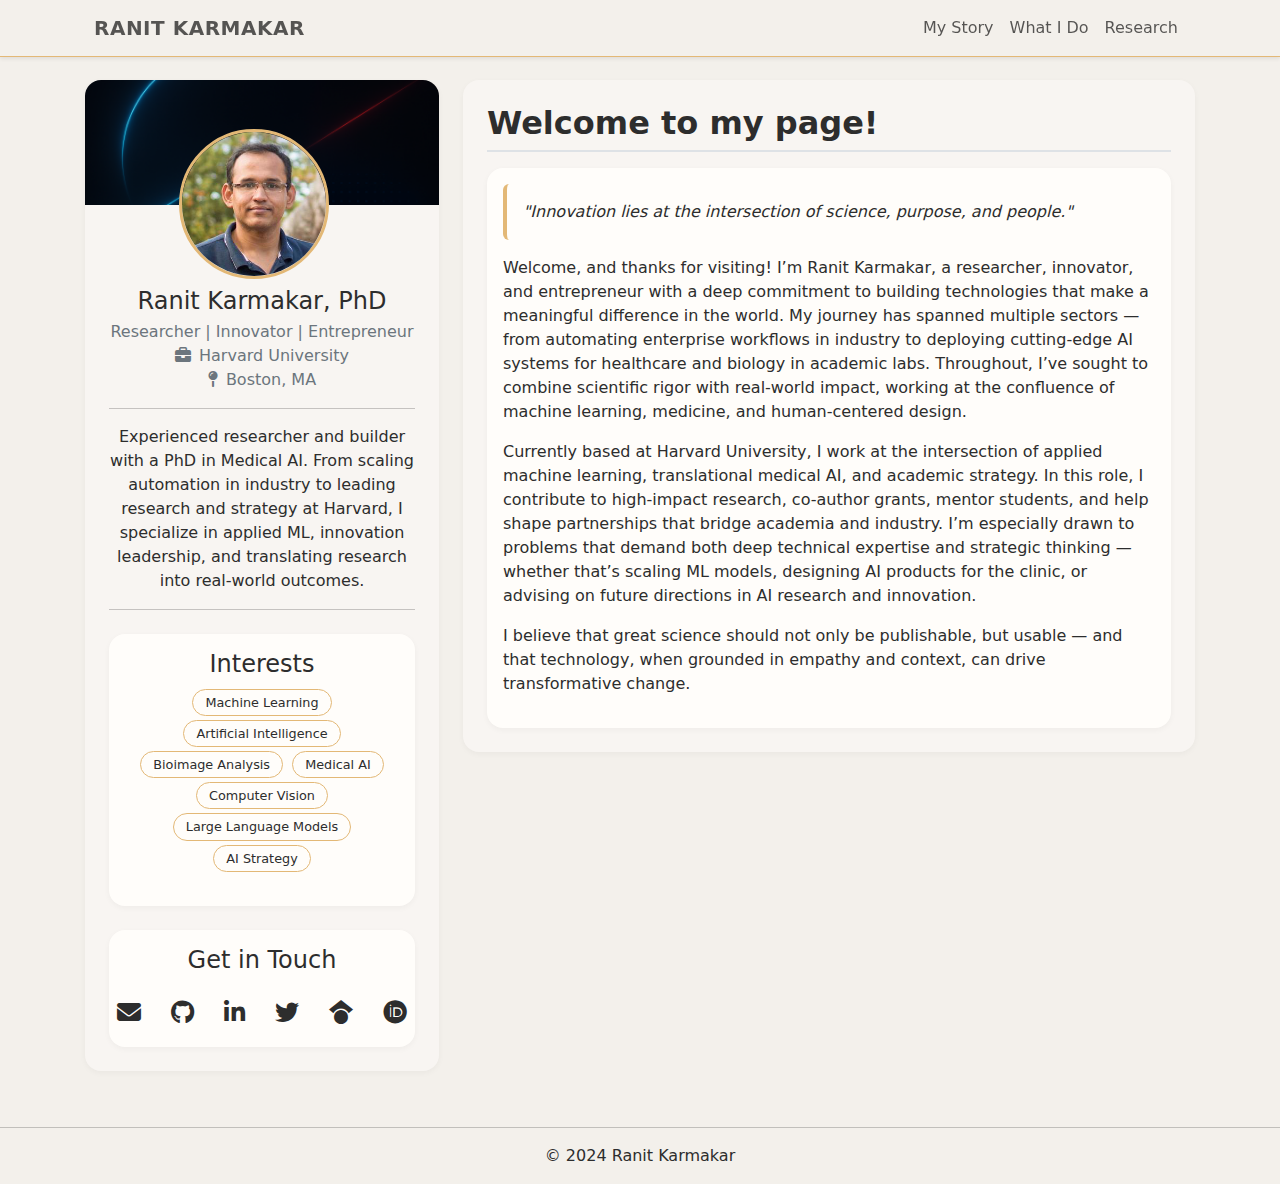
<file: index.html>
<!DOCTYPE html>
<html lang="en">
  <head>
    <meta charset="UTF-8" />
    <title>Ranit Karmakar | Portfolio</title>

    <!-- Bootstrap 5 CSS -->
    <link rel="stylesheet" href="https://cdn.jsdelivr.net/npm/bootstrap@5.3.0/dist/css/bootstrap.min.css" />
    <link rel="stylesheet" href="assets/css/style.css" />
    <link rel="stylesheet" href="https://cdnjs.cloudflare.com/ajax/libs/font-awesome/6.7.2/css/all.min.css" />

    <!-- Font -->
    <link href="https://fonts.googleapis.com/css2?family=Inter:wght@400;600&display=swap" rel="stylesheet">
  </head>

  <body class="background-level-1">
    <!-- NAVBAR -->
    <nav class="navbar navbar-expand-lg fixed-top border-bottom">
      <div class="container px-4">
        <a class="navbar-brand" href="index.html">Ranit Karmakar</a>
        <button
          class="navbar-toggler"
          type="button"
          data-bs-toggle="collapse"
          data-bs-target="#navbarNav"
          aria-controls="navbarNav"
          aria-expanded="false"
          aria-label="Toggle navigation"
        >
          <span class="navbar-toggler-icon"></span>
        </button>
    
        <div class="collapse navbar-collapse justify-content-end" id="navbarNav">
          <ul class="navbar-nav">
            <!-- <li class="nav-item"><a class="nav-link text-muted" href="index.html">Home</a></li> -->
            <li class="nav-item"><a class="nav-link" href="about.html">My Story</a></li>
            <li class="nav-item"><a class="nav-link" href="what-i-do.html">What I Do</a></li>
            <li class="nav-item"><a class="nav-link" href="research.html">Research</a></li>
            <!-- <li class="nav-item"><a class="nav-link" href="projects.html">Projects</a></li> -->
            <!-- <li class="nav-item"><a class="nav-link" href="blogs.html">Blogs</a></li> -->
          </ul>
        </div>
      </div>
    </nav>
    

    <!-- MAIN CONTENT -->
    <div class="custom-container main-body">
      <div class="row">
        <!-- PROFILE SECTION -->
        <div class="col-12 col-md-4 col-lg-4 mb-4">
          <div class="level-1 text-center">
            <div class="simple-cover-bg"></div>
            <img src="assets/images/ranit.png" alt="Profile" class="rounded-circle me-3" />
            <h4 class="mb-1 mt-2">Ranit Karmakar, PhD</h4>
            <p class="text-muted mb-0">
              Researcher | Innovator | Entrepreneur <br />
              <i class="fas fa-briefcase me-2"></i>Harvard University<br />
              <i class="fas fa-map-pin me-2"></i>Boston, MA
            </p>
            <hr/>
            <p>Experienced researcher and builder with a PhD in Medical AI. From scaling automation in industry to leading research and strategy at Harvard, I specialize in applied ML, innovation leadership, and translating research into real-world outcomes.            </p>
            <hr/>

            <button class="show-more-btn d-md-none" type="button" data-bs-toggle="collapse" data-bs-target="#moreInfo">
              Show More
            </button>

            <div id="moreInfo" class="collapse d-md-block">
              <div class="level-2 text-center mt-4">
                <h4>Interests</h4>
                <p>
                  <span class="tag skills">Machine Learning</span>
                  <span class="tag skills">Artificial Intelligence</span>
                  <span class="tag skills">Bioimage Analysis</span>
                  <span class="tag skills">Medical AI</span>
                  <span class="tag skills">Computer Vision</span>
                  <span class="tag skills">Large Language Models</span>
                  <span class="tag skills">AI Strategy</span>
                </p>
              </div>
              
              <!-- <div class="level-2 text-center mt-4">
                <h4>Testimonials</h4>
                <div class="testimonial-slider">
                  <div class="testimonial-card active">
                    <img src="assets/images/ranit.png" alt="Person 1" class="testimonial-img" />
                    <h5>Jane Doe</h5>
                    <p class="designation">AI Lead, HealthTech</p>
                    <p class="testimony">"Ranit’s ability to bridge research and real-world application is simply outstanding."</p>
                  </div>
                  <div class="testimonial-card">
                    <img src="assets/images/ranit.png" alt="Person 2" class="testimonial-img" />
                    <h5>John Smith</h5>
                    <p class="designation">CTO, BioAI Labs</p>
                    <p class="testimony">"Working with Ranit was a masterclass in strategic thinking and innovation."</p>
                  </div>
                  <div class="testimonial-card">
                    <img src="assets/images/ranit.png" alt="Person 3" class="testimonial-img" />
                    <h5>Aisha Ray</h5>
                    <p class="designation">Product Manager, MedML</p>
                    <p class="testimony">"A rare blend of empathy, technical brilliance, and leadership."</p>
                  </div>
                </div>
              </div> -->

              <div class="level-2 text-center mt-4">
                <h4>Get in Touch</h4>
                <div class="social-icons">
                  <a href="mailto:your@email.com"><i class="fas fa-envelope"></i></a>
                  <a href="https://github.com/rkarmaka" target="_blank"><i class="fab fa-github"></i></a>
                  <a href="https://www.linkedin.com/in/rkarmaka/" target="_blank"><i class="fab fa-linkedin-in"></i></a>
                  <a href="https://x.com/iRanitK" target="_blank"><i class="fab fa-twitter"></i></a>
                  <a href="https://scholar.google.com/citations?user=gupLB6EAAAAJ&hl=en&oi=ao" target="_blank"><i class="fab fa-google-scholar"></i></a>
                  <a href="https://orcid.org/0000-0003-2427-7920" target="_blank"><i class="fab fa-orcid"></i></a>
                </div>   
              </div>
            </div>
          </div>
        </div>

        <!-- RIGHT COLUMN CONTENT -->
        <div class="col-12 col-md-8 col-lg-8">
          <section class="level-1">
            <h2 class="section-title">Welcome to my page!</h2>
            <div class="level-2">
              <p class="quote">"Innovation lies at the intersection of science, purpose, and people."</p>
              <p>
                Welcome, and thanks for visiting! I’m Ranit Karmakar, a researcher, innovator, and entrepreneur with a deep commitment to building technologies that make a meaningful difference in the world. My journey has spanned multiple sectors — from automating enterprise workflows in industry to deploying cutting-edge AI systems for healthcare and biology in academic labs. Throughout, I’ve sought to combine scientific rigor with real-world impact, working at the confluence of machine learning, medicine, and human-centered design.
              </p>
              <p>
                Currently based at Harvard University, I work at the intersection of applied machine learning, translational medical AI, and academic strategy. In this role, I contribute to high-impact research, co-author grants, mentor students, and help shape partnerships that bridge academia and industry. I’m especially drawn to problems that demand both deep technical expertise and strategic thinking — whether that’s scaling ML models, designing AI products for the clinic, or advising on future directions in AI research and innovation.
              </p>
              <p>
                I believe that great science should not only be publishable, but usable — and that technology, when grounded in empathy and context, can drive transformative change.
              </p>
            </div>
          </section>

          <!-- <section class="level-1">
            <h2 class="section-title">Latest</h2>
            <div class="project-card level-2">
              <p><i class="far fa-pen-to-square"></i> Open Source Portfolio/Resume CMS built using Laravel, React and Ant Design.</p>
            </div>
          </section> -->
        </div>
      </div>
    </div>

    <!-- FOOTER -->
    <hr />
    <footer class="text-center">
      <p>&copy; 2024 Ranit Karmakar</p>
    </footer>

    <!-- Bootstrap JS -->
    <script src="https://cdn.jsdelivr.net/npm/bootstrap@5.3.0/dist/js/bootstrap.bundle.min.js"></script>
    <script src="assets/js/script.js"></script>
  </body>
</html>
</file>
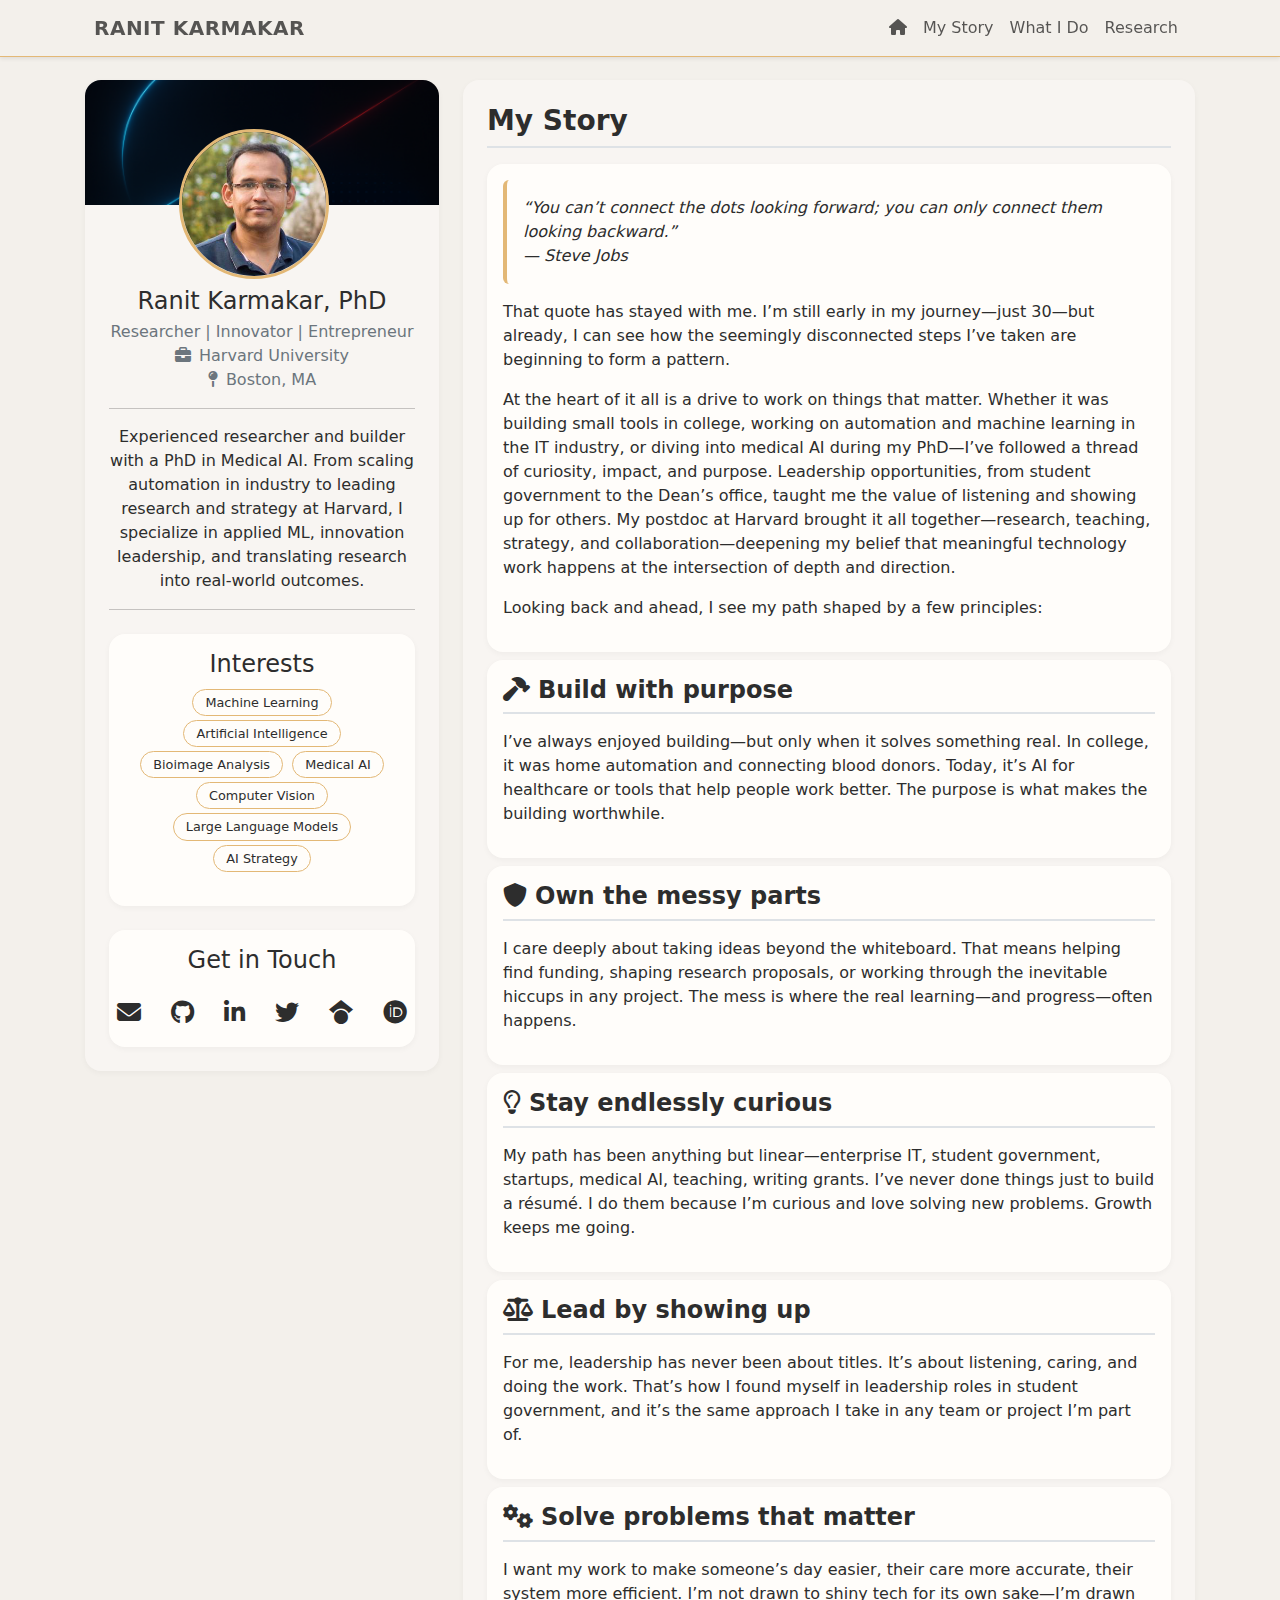
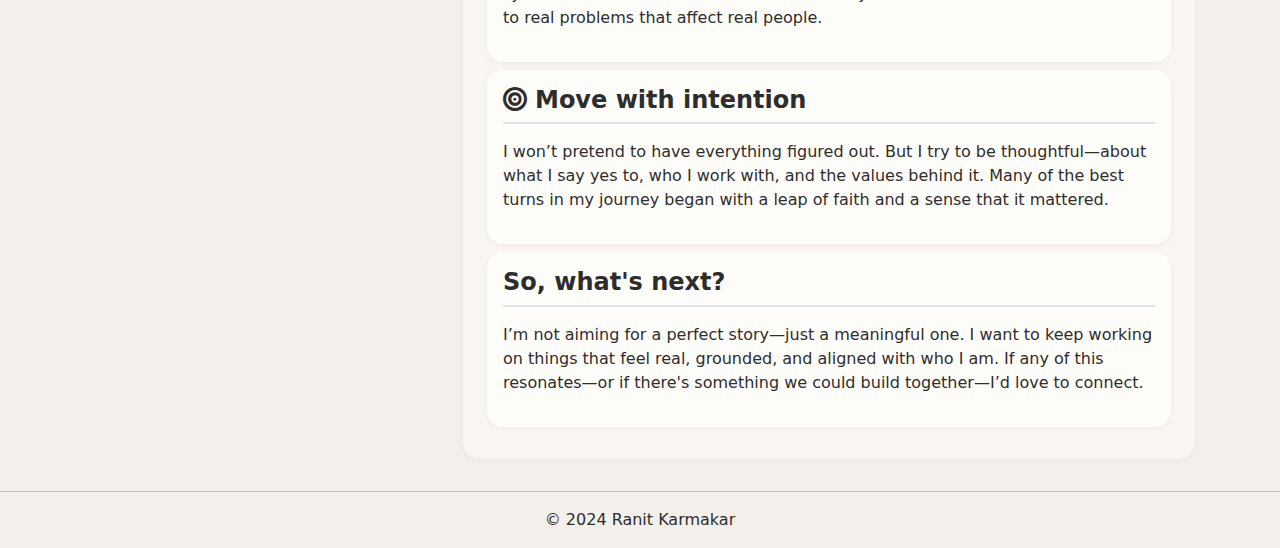
<file: about.html>
<!DOCTYPE html>
<html lang="en">
  <head>
    <meta charset="UTF-8" />
    <title>Ranit Karmakar | Portfolio</title>

    <!-- Bootstrap 5 CSS -->
    <link rel="stylesheet" href="https://cdn.jsdelivr.net/npm/bootstrap@5.3.0/dist/css/bootstrap.min.css" />
    <link rel="stylesheet" href="assets/css/style.css" />
    <link rel="stylesheet" href="https://cdnjs.cloudflare.com/ajax/libs/font-awesome/6.7.2/css/all.min.css" />

    <!-- Font -->
    <link href="https://fonts.googleapis.com/css2?family=Inter:wght@400;600&display=swap" rel="stylesheet">
  </head>

  <body class="background-level-1">
    <!-- NAVBAR -->
    <nav class="navbar navbar-expand-lg fixed-top border-bottom">
      <div class="container px-4">
        <a class="navbar-brand" href="index.html">Ranit Karmakar</a>
        <button
          class="navbar-toggler"
          type="button"
          data-bs-toggle="collapse"
          data-bs-target="#navbarNav"
          aria-controls="navbarNav"
          aria-expanded="false"
          aria-label="Toggle navigation"
        >
          <span class="navbar-toggler-icon"></span>
        </button>
    
        <div class="collapse navbar-collapse justify-content-end" id="navbarNav">
          <ul class="navbar-nav">
            <li class="nav-item"><a class="nav-link" href="index.html"><i class="fas fa-house"></i></a></li>
            <li class="nav-item"><a class="nav-link" href="about.html">My Story</a></li>
            <li class="nav-item"><a class="nav-link" href="what-i-do.html">What I Do</a></li>
            <li class="nav-item"><a class="nav-link" href="research.html">Research</a></li>
            <!-- <li class="nav-item"><a class="nav-link" href="projects.html">Projects</a></li> -->
            <!-- <li class="nav-item"><a class="nav-link" href="blogs.html">Blogs</a></li> -->
          </ul>
        </div>
      </div>
    </nav>
    

    <!-- MAIN CONTENT -->
    <div class="custom-container main-body">
      <div class="row">
        <!-- PROFILE SECTION -->
        <div class="col-12 col-md-4 col-lg-4 mb-4">
          <div class="level-1 text-center">
            <div class="simple-cover-bg"></div>
            <img src="assets/images/ranit.png" alt="Profile" class="rounded-circle me-3" />
            <h4 class="mb-1 mt-2">Ranit Karmakar, PhD</h4>
            <p class="text-muted mb-0">
              Researcher | Innovator | Entrepreneur <br />
              <i class="fas fa-briefcase me-2"></i>Harvard University<br />
              <i class="fas fa-map-pin me-2"></i>Boston, MA
            </p>
            <hr/>
            <p>Experienced researcher and builder with a PhD in Medical AI. From scaling automation in industry to leading research and strategy at Harvard, I specialize in applied ML, innovation leadership, and translating research into real-world outcomes.            </p>
            <hr/>

            <button class="show-more-btn d-md-none" type="button" data-bs-toggle="collapse" data-bs-target="#moreInfo">
              Show More
            </button>

            <div id="moreInfo" class="collapse d-md-block">
              <div class="level-2 text-center mt-4">
                <h4>Interests</h4>
                <p>
                  <span class="tag skills">Machine Learning</span>
                  <span class="tag skills">Artificial Intelligence</span>
                  <span class="tag skills">Bioimage Analysis</span>
                  <span class="tag skills">Medical AI</span>
                  <span class="tag skills">Computer Vision</span>
                  <span class="tag skills">Large Language Models</span>
                  <span class="tag skills">AI Strategy</span>
                </p>
              </div>
              <!-- <div class="level-2 text-center mt-4">
                <h4>Testimonials</h4>
                <div class="testimonial-slider">
                  <div class="testimonial-card active">
                    <img src="assets/images/ranit.png" alt="Person 1" class="testimonial-img" />
                    <h5>Jane Doe</h5>
                    <p class="designation">AI Lead, HealthTech</p>
                    <p class="testimony">"Ranit’s ability to bridge research and real-world application is simply outstanding."</p>
                  </div>
                  <div class="testimonial-card">
                    <img src="assets/images/ranit.png" alt="Person 2" class="testimonial-img" />
                    <h5>John Smith</h5>
                    <p class="designation">CTO, BioAI Labs</p>
                    <p class="testimony">"Working with Ranit was a masterclass in strategic thinking and innovation."</p>
                  </div>
                  <div class="testimonial-card">
                    <img src="assets/images/ranit.png" alt="Person 3" class="testimonial-img" />
                    <h5>Aisha Ray</h5>
                    <p class="designation">Product Manager, MedML</p>
                    <p class="testimony">"A rare blend of empathy, technical brilliance, and leadership."</p>
                  </div>
                </div>
              </div> -->

              <div class="level-2 text-center mt-4">
                <h4>Get in Touch</h4>
                <div class="social-icons">
                  <a href="mailto:your@email.com"><i class="fas fa-envelope"></i></a>
                  <a href="https://github.com/rkarmaka" target="_blank"><i class="fab fa-github"></i></a>
                  <a href="https://www.linkedin.com/in/rkarmaka/" target="_blank"><i class="fab fa-linkedin-in"></i></a>
                  <a href="https://x.com/iRanitK" target="_blank"><i class="fab fa-twitter"></i></a>
                  <a href="https://scholar.google.com/citations?user=gupLB6EAAAAJ&hl=en&oi=ao" target="_blank"><i class="fab fa-google-scholar"></i></a>
                  <a href="https://orcid.org/0000-0003-2427-7920" target="_blank"><i class="fab fa-orcid"></i></a>
                </div> 
              </div>
            </div>
          </div>
        </div>

        <!-- RIGHT COLUMN CONTENT -->
        <div class="col-12 col-md-8 col-lg-8">
          <section class="level-1">
            <h3 class="section-title">My Story</h3>
            <div class="level-2 mb-2">
              <p class="quote">“You can’t connect the dots looking forward; you can only connect them looking backward.” <br>
                — Steve Jobs</p>
              <p>That quote has stayed with me. I’m still early in my journey—just 30—but already, I can see how the seemingly disconnected steps I’ve taken are beginning to form a pattern.</p>
              <p>At the heart of it all is a drive to work on things that matter. Whether it was building small tools in college, working on automation and machine learning in the IT industry, or diving into medical AI during my PhD—I’ve followed a thread of curiosity, impact, and purpose. Leadership opportunities, from student government to the Dean’s office, taught me the value of listening and showing up for others. My postdoc at Harvard brought it all together—research, teaching, strategy, and collaboration—deepening my belief that meaningful technology work happens at the intersection of depth and direction.</p>
              <p>Looking back and ahead, I see my path shaped by a few principles:</p>
            </div>
        
            <div class="level-2 mb-2">
              <h4 class="section-title"><i class="fas fa-hammer me-2"></i>Build with purpose</h4>
              <p>I’ve always enjoyed building—but only when it solves something real. In college, it was home automation and connecting blood donors. Today, it’s AI for healthcare or tools that help people work better. The purpose is what makes the building worthwhile.</p>
            </div>
            <div class="level-2 mb-2">
              <h4 class="section-title"><i class="fas fa-shield me-2"></i>Own the messy parts</h4>
              <p>I care deeply about taking ideas beyond the whiteboard. That means helping find funding, shaping research proposals, or working through the inevitable hiccups in any project. The mess is where the real learning—and progress—often happens.</p>
            </div>
            <div class="level-2 mb-2">
              <h4 class="section-title"><i class="far fa-lightbulb me-2"></i>Stay endlessly curious</h4>
              <p>My path has been anything but linear—enterprise IT, student government, startups, medical AI, teaching, writing grants. I’ve never done things just to build a résumé. I do them because I’m curious and love solving new problems. Growth keeps me going.</p>
            </div>
            <div class="level-2 mb-2">
              <h4 class="section-title"><i class="fas fa-scale-balanced me-2"></i>Lead by showing up</h4>
              <p>For me, leadership has never been about titles. It’s about listening, caring, and doing the work. That’s how I found myself in leadership roles in student government, and it’s the same approach I take in any team or project I’m part of.</p>
            </div>
            <div class="level-2 mb-2">
              <h4 class="section-title"><i class="fas fa-cogs me-2"></i>Solve problems that matter</h4>
              <p>I want my work to make someone’s day easier, their care more accurate, their system more efficient. I’m not drawn to shiny tech for its own sake—I’m drawn to real problems that affect real people.</p>
            </div>
            <div class="level-2 mb-2">
              <h4 class="section-title"><i class="fas fa-bullseye me-2"></i>Move with intention</h4>
              <p>I won’t pretend to have everything figured out. But I try to be thoughtful—about what I say yes to, who I work with, and the values behind it. Many of the best turns in my journey began with a leap of faith and a sense that it mattered.</p>
            </div>
            <div class="level-2 mb-2">
              <h4 class="section-title">So, what's next?</h4>
              <p>I’m not aiming for a perfect story—just a meaningful one. I want to keep working on things that feel real, grounded, and aligned with who I am.
        
                If any of this resonates—or if there's something we could build together—I’d love to connect.</p>
            </div>
          </section>
        

          <!-- <section class="level-1">
            <h3 class="section-title">My Philosophy</h3>
            <div class="level-2 mb-2">
              <p>I believe technology should be built with intention — not just to publish papers, but to solve meaningful problems. Whether I’m writing Python, drafting a grant, or mentoring a student, I aim to bridge the gap between research and reality.</p>
              <p>A few principles I work by:</p>
              <ul>
                <li>Build fast, but build responsibly</li>
                <li>Cross boundaries. Code is most powerful when it's contextual</li>
                <li>Empower others — the best work is rarely done alone</li>
              </ul>
            </div>
          </section> -->
        </div>
      </div>
    </div>

    <!-- FOOTER -->
    <hr />
    <footer class="text-center">
      <p>&copy; 2024 Ranit Karmakar</p>
    </footer>

    <!-- Bootstrap JS -->
    <script src="https://cdn.jsdelivr.net/npm/bootstrap@5.3.0/dist/js/bootstrap.bundle.min.js"></script>
    <script src="assets/js/script.js"></script>
  </body>
</html>
</file>
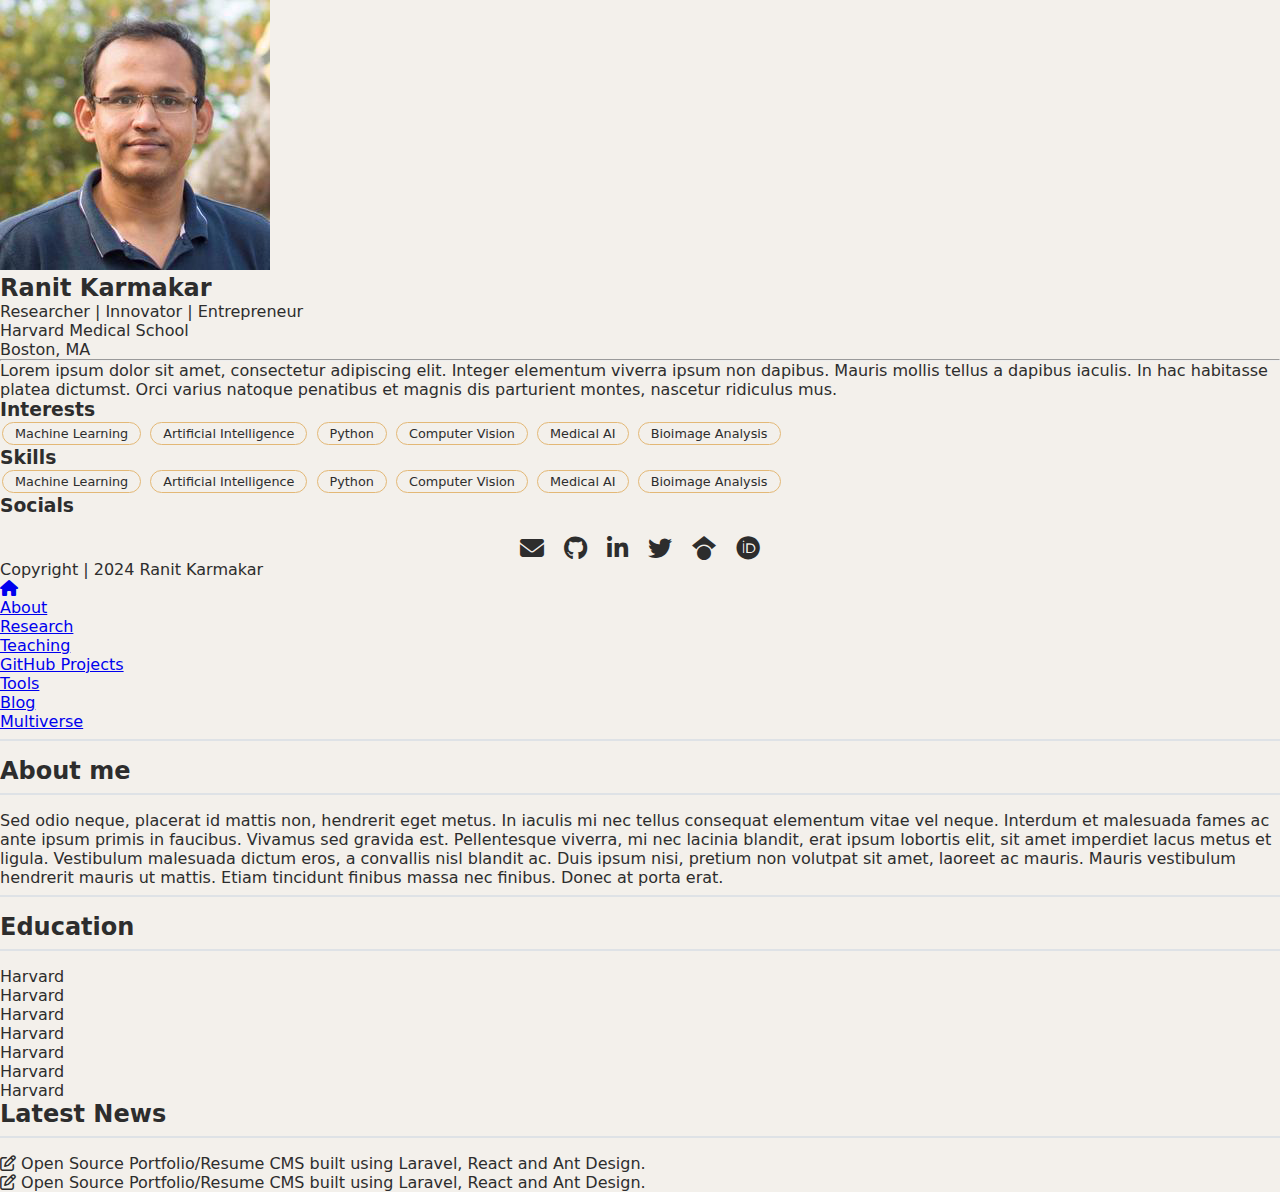
<file: blog.html>
<!DOCTYPE html>
<html lang="en">
<head>
    <meta charset="UTF-8">
    <meta name="viewport" content="width=device-width, initial-scale=1.0">
    <title>Developer Profile</title>
    <link rel="stylesheet" href="assets/css/style.css">
    <link rel="stylesheet" href="https://cdnjs.cloudflare.com/ajax/libs/font-awesome/6.7.2/css/all.min.css">
</head>
<body>

    <div class="container">
        <!-- Sidebar -->
        <aside class="sidebar">
            <div class="card text-center">
                <img src="assets/images/ranit.png" alt="Profile Picture" class="profile-img">
                <h2>Ranit Karmakar</h2>
                <p>
                    Researcher | Innovator | Entrepreneur <br>
                    Harvard Medical School <br>
                    Boston, MA
                </p>
                <hr>
                <p>Lorem ipsum dolor sit amet, consectetur adipiscing elit. Integer elementum viverra ipsum non dapibus. Mauris mollis tellus a dapibus iaculis. In hac habitasse platea dictumst. Orci varius natoque penatibus et magnis dis parturient montes, nascetur ridiculus mus.</p>
            </div>

            <!-- <div class="card text-center">
                <h3>Objective</h3>
                <p>Cras egestas blandit augue ut ornare. Vestibulum pretium a sapien quis condimentum.</p>
                <button class="btn">Download Resume</button>
            </div> -->

            <div class="card text-center">
                <h3>Interests</h3>
                <p>
                    <span class="tag skills">Machine Learning</span>
                    <span class="tag skills">Artificial Intelligence</span>
                    <span class="tag skills">Python</span>
                    <span class="tag skills">Computer Vision</span>
                    <span class="tag skills">Medical AI</span>
                    <span class="tag skills">Bioimage Analysis</span>
                </p>
            </div>
            <div class="card text-center">
                <h3>Skills</h3>
                <p>
                    <span class="tag skills">Machine Learning</span>
                    <span class="tag skills">Artificial Intelligence</span>
                    <span class="tag skills">Python</span>
                    <span class="tag skills">Computer Vision</span>
                    <span class="tag skills">Medical AI</span>
                    <span class="tag skills">Bioimage Analysis</span>
                </p>
            </div>

            <div class="card text-center">
                <h3>Socials</h3>
                <div class="social-icons">
                    <i class="fas fa-envelope"></i>
                    <i class="fab fa-github"></i>
                    <i class="fab fa-linkedin-in"></i>
                    <i class="fab fa-twitter"></i>
                    <i class="fab fa-google-scholar"></i>
                    <i class="fab fa-orcid"></i>
                </div>
            </div>
            <p class="text-center">Copyright | 2024 Ranit Karmakar</p>
        </aside>

        <!-- Main Content -->
        <main class="content">
            <!-- GitHub Projects Section -->
            <div class="section">
                <div class="nav-container">
                    <h1 class="logo"></h1>
                    <ul class="nav-links">
                        <li><a href="index.html"><i class="fas fa-home"></i></a></li>
                        <li><a href="about.html">About</a></li>
                        <li><a href="projects.html">Research</a></li>
                        <li><a href="projects.html">Teaching</a></li>
                        <li><a href="projects.html">GitHub Projects</a></li>
                        <li><a href="projects.html">Tools</a></li>
                        <li><a href="projects.html">Blog</a></li>
                        <li><a href="projects.html">Multiverse</a></li>
                    </ul>
                </div>
            </div>

            <!-- GitHub Projects Section -->
            <div class="section">
                <h2 class="section-title"></h2>
                <h2 class="section-title">About me</h2>
                <div class="project-card text-justify">
                    <p>Sed odio neque, placerat id mattis non, hendrerit eget metus. In iaculis mi nec tellus consequat elementum vitae vel neque. Interdum et malesuada fames ac ante ipsum primis in faucibus. Vivamus sed gravida est. Pellentesque viverra, mi nec lacinia blandit, erat ipsum lobortis elit, sit amet imperdiet lacus metus et ligula. Vestibulum malesuada dictum eros, a convallis nisl blandit ac. Duis ipsum nisi, pretium non volutpat sit amet, laoreet ac mauris. Mauris vestibulum hendrerit mauris ut mattis. Etiam tincidunt finibus massa nec finibus. Donec at porta erat.</p>
                </div>
            </div>

            <div class="section">
                <h2 class="section-title"></h2>
                <h2 class="section-title">Education</h2>
                <div class="project-card text-justify">
                    <p>Harvard</p>
                    <p>Harvard</p>
                    <p>Harvard</p>
                    <p>Harvard</p>
                    <p>Harvard</p>
                    <p>Harvard</p>
                    <p>Harvard</p>
                </div>
            </div>

            <!-- GitHub Projects Section -->
            <div class="section">
                <h2 class="section-title">Latest News</h2>
                <div class="project-card">
                <!-- <h3>📂 ezfolio</h3> -->
                <p><i class="far fa-pen-to-square"></i> Open Source Portfolio/Resume CMS built using Laravel, React and Ant Design.</p>
                <!-- <div class="meta">
                    <span>⭐ 265</span>
                    <span>🍴 79</span>
                    <span class="tag php">PHP</span>
                </div> -->
                </div>
                <div class="project-card">
                    <p><i class="far fa-pen-to-square"></i> Open Source Portfolio/Resume CMS built using Laravel, React and Ant Design.</p>
                </div>
            </div>
            

            
            </div>
        </main>
    </div>

    <script src="assets/js/script.js"></script>
</body>
</html>
</file>
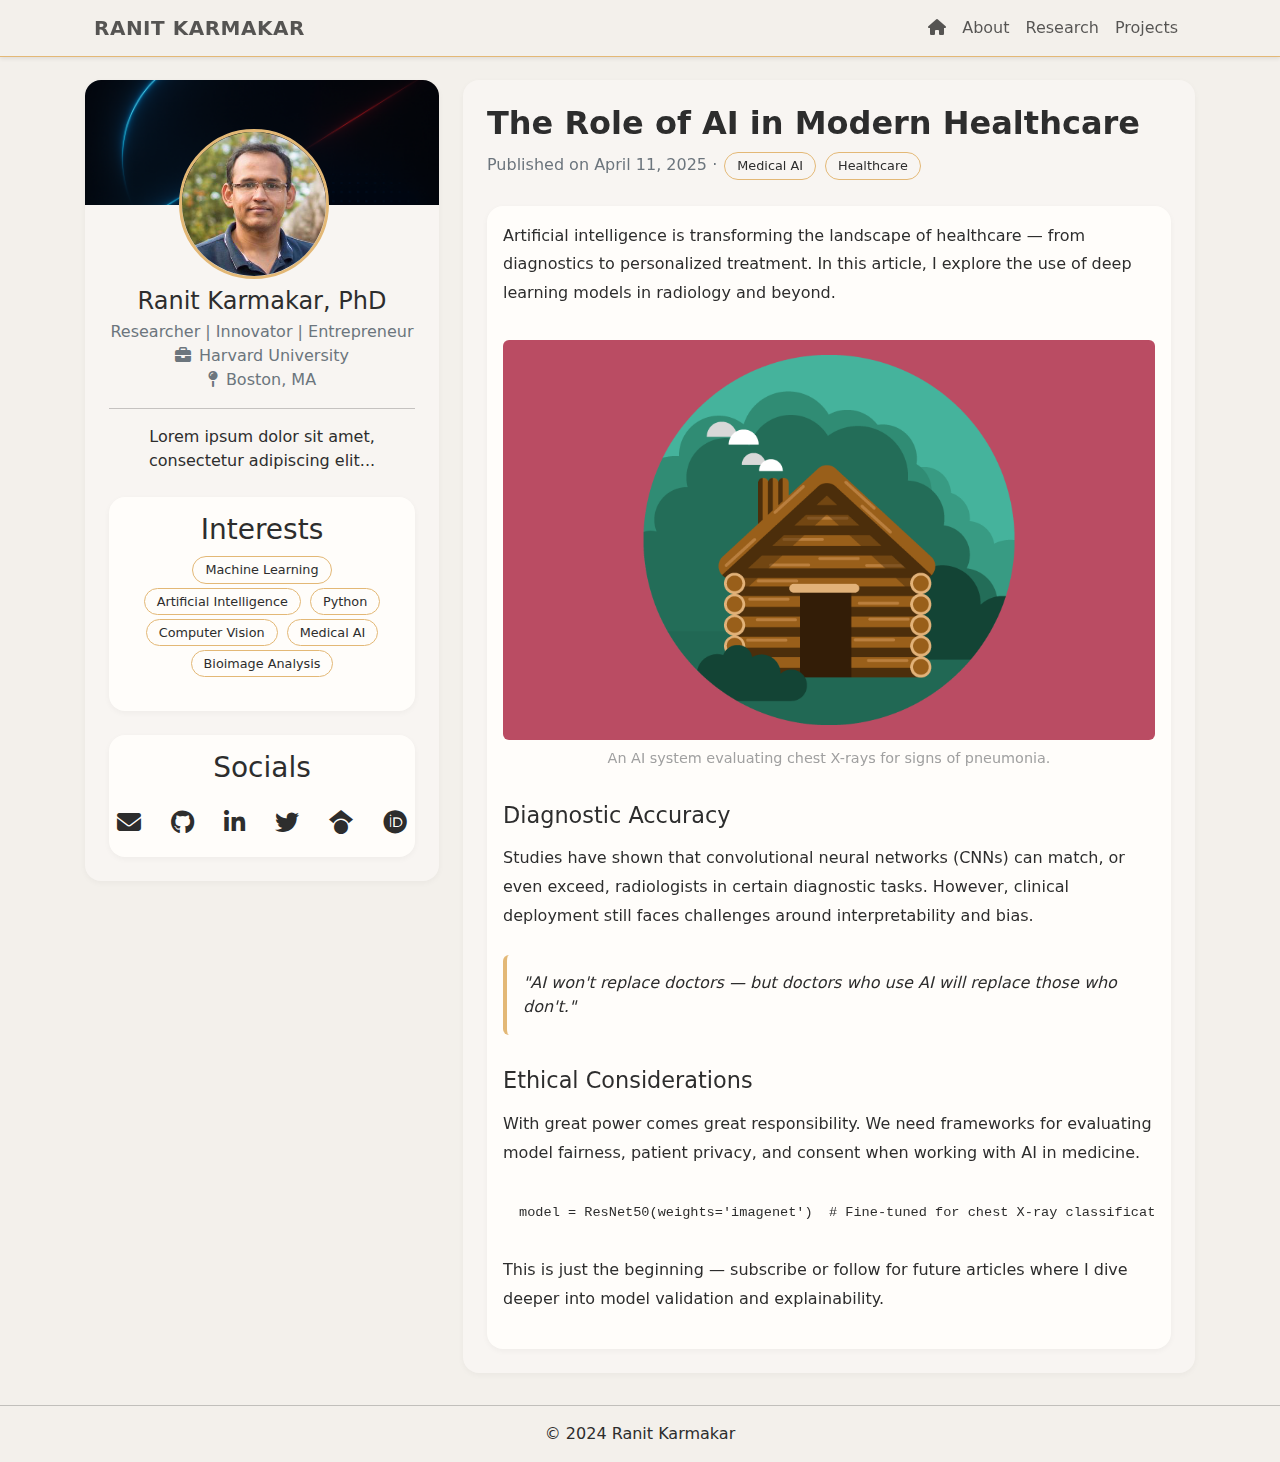
<file: blogs-2.html>
<!DOCTYPE html>
<html lang="en">
  <head>
    <meta charset="UTF-8" />
    <title>Ranit Karmakar | Portfolio</title>

    <!-- Bootstrap 5 CSS -->
    <link rel="stylesheet" href="https://cdn.jsdelivr.net/npm/bootstrap@5.3.0/dist/css/bootstrap.min.css" />
    <link rel="stylesheet" href="assets/css/style.css" />
    <link rel="stylesheet" href="https://cdnjs.cloudflare.com/ajax/libs/font-awesome/6.7.2/css/all.min.css" />

    <!-- Font -->
    <link href="https://fonts.googleapis.com/css2?family=Inter:wght@400;600&display=swap" rel="stylesheet">
  </head>

  <body class="background-level-1">
    <!-- NAVBAR -->
    <nav class="navbar navbar-expand-lg fixed-top border-bottom">
      <div class="container px-4">
        <a class="navbar-brand" href="index.html">Ranit Karmakar</a>
        <button
          class="navbar-toggler"
          type="button"
          data-bs-toggle="collapse"
          data-bs-target="#navbarNav"
          aria-controls="navbarNav"
          aria-expanded="false"
          aria-label="Toggle navigation"
        >
          <span class="navbar-toggler-icon"></span>
        </button>
    
        <div class="collapse navbar-collapse justify-content-end" id="navbarNav">
          <ul class="navbar-nav">
            <li class="nav-item"><a class="nav-link" href="index.html"><i class="fas fa-house"></i></a></li>
            <li class="nav-item"><a class="nav-link" href="about.html">About</a></li>
            <li class="nav-item"><a class="nav-link" href="research.html">Research</a></li>
            <li class="nav-item"><a class="nav-link" href="projects.html">Projects</a></li>
            <!-- <li class="nav-item"><a class="nav-link" href="blogs.html">Blogs</a></li> -->
          </ul>
        </div>
      </div>
    </nav>
    

    <!-- MAIN CONTENT -->
    <div class="custom-container main-body">
      <div class="row">
        <!-- PROFILE SECTION -->
        <div class="col-12 col-md-4 col-lg-4 mb-4">
          <div class="level-1 text-center">
            <div class="simple-cover-bg"></div>
            <img src="assets/images/ranit.png" alt="Profile" class="rounded-circle me-3" />
            <h4 class="mb-1 mt-2">Ranit Karmakar, PhD</h4>
            <p class="text-muted mb-0">
              Researcher | Innovator | Entrepreneur <br />
              <i class="fas fa-briefcase me-2"></i>Harvard University<br />
              <i class="fas fa-map-pin me-2"></i>Boston, MA
            </p>
            <hr />
            <p>Lorem ipsum dolor sit amet, consectetur adipiscing elit...</p>

            <button class="show-more-btn d-md-none" type="button" data-bs-toggle="collapse" data-bs-target="#moreInfo">
              Show More
            </button>

            <div id="moreInfo" class="collapse d-md-block">
              <div class="level-2 text-center mt-4">
                <h3>Interests</h3>
                <p>
                  <span class="tag skills">Machine Learning</span>
                  <span class="tag skills">Artificial Intelligence</span>
                  <span class="tag skills">Python</span>
                  <span class="tag skills">Computer Vision</span>
                  <span class="tag skills">Medical AI</span>
                  <span class="tag skills">Bioimage Analysis</span>
                </p>
              </div>
              <div class="level-2 text-center mt-4">
                <h3>Socials</h3>
                <div class="social-icons">
                  <a href="mailto:your@email.com"><i class="fas fa-envelope"></i></a>
                  <a href="https://github.com/rkarmaka" target="_blank"><i class="fab fa-github"></i></a>
                  <a href="https://www.linkedin.com/in/rkarmaka/" target="_blank"><i class="fab fa-linkedin-in"></i></a>
                  <a href="https://x.com/iRanitK" target="_blank"><i class="fab fa-twitter"></i></a>
                  <a href="https://scholar.google.com/citations?user=gupLB6EAAAAJ&hl=en&oi=ao" target="_blank"><i class="fab fa-google-scholar"></i></a>
                  <a href="https://orcid.org/0000-0003-2427-7920" target="_blank"><i class="fab fa-orcid"></i></a>
                </div> 
              </div>
            </div>
          </div>
        </div>

        
        <!-- RIGHT COLUMN CONTENT -->
        <div class="col-12 col-md-8 col-lg-8">
            <article class="level-1 blog-post">
            <header class="mb-4">
                <h1 class="blog-title">The Role of AI in Modern Healthcare</h1>
                <p class="text-muted">Published on April 11, 2025 &middot; <span class="tag skills">Medical AI</span> <span class="tag skills">Healthcare</span></p>
            </header>
        
            <section class="level-2 blog-content">
                <p>
                Artificial intelligence is transforming the landscape of healthcare — from diagnostics to personalized treatment. In this article, I explore the use of deep learning models in radiology and beyond.
                </p>
        
                <!-- Image with caption -->
                <figure class="blog-image">
                <img src="assets/images/cabin.png" class="img-fluid rounded" alt="AI in Healthcare">
                <figcaption>An AI system evaluating chest X-rays for signs of pneumonia.</figcaption>
                </figure>
        
                <h2>Diagnostic Accuracy</h2>
                <p>
                Studies have shown that convolutional neural networks (CNNs) can match, or even exceed, radiologists in certain diagnostic tasks. However, clinical deployment still faces challenges around interpretability and bias.
                </p>
        
                <blockquote class="blog-quote">"AI won't replace doctors — but doctors who use AI will replace those who don't."</blockquote>
        
                <h2>Ethical Considerations</h2>
                <p>
                With great power comes great responsibility. We need frameworks for evaluating model fairness, patient privacy, and consent when working with AI in medicine.
                </p>
        
                <!-- Optional code block -->
                <pre class="blog-code"><code>model = ResNet50(weights='imagenet')  # Fine-tuned for chest X-ray classification</code></pre>
        
                <p>
                This is just the beginning — subscribe or follow for future articles where I dive deeper into model validation and explainability.
                </p>
            </section>
            </article>
        </div>
  

  
      </div>
    </div>

    <!-- FOOTER -->
    <hr />
    <footer class="text-center">
      <p>&copy; 2024 Ranit Karmakar</p>
    </footer>

    <!-- Bootstrap JS -->
    <script src="https://cdn.jsdelivr.net/npm/bootstrap@5.3.0/dist/js/bootstrap.bundle.min.js"></script>
    <script src="assets/js/script.js"></script>
  </body>
</html>
</file>
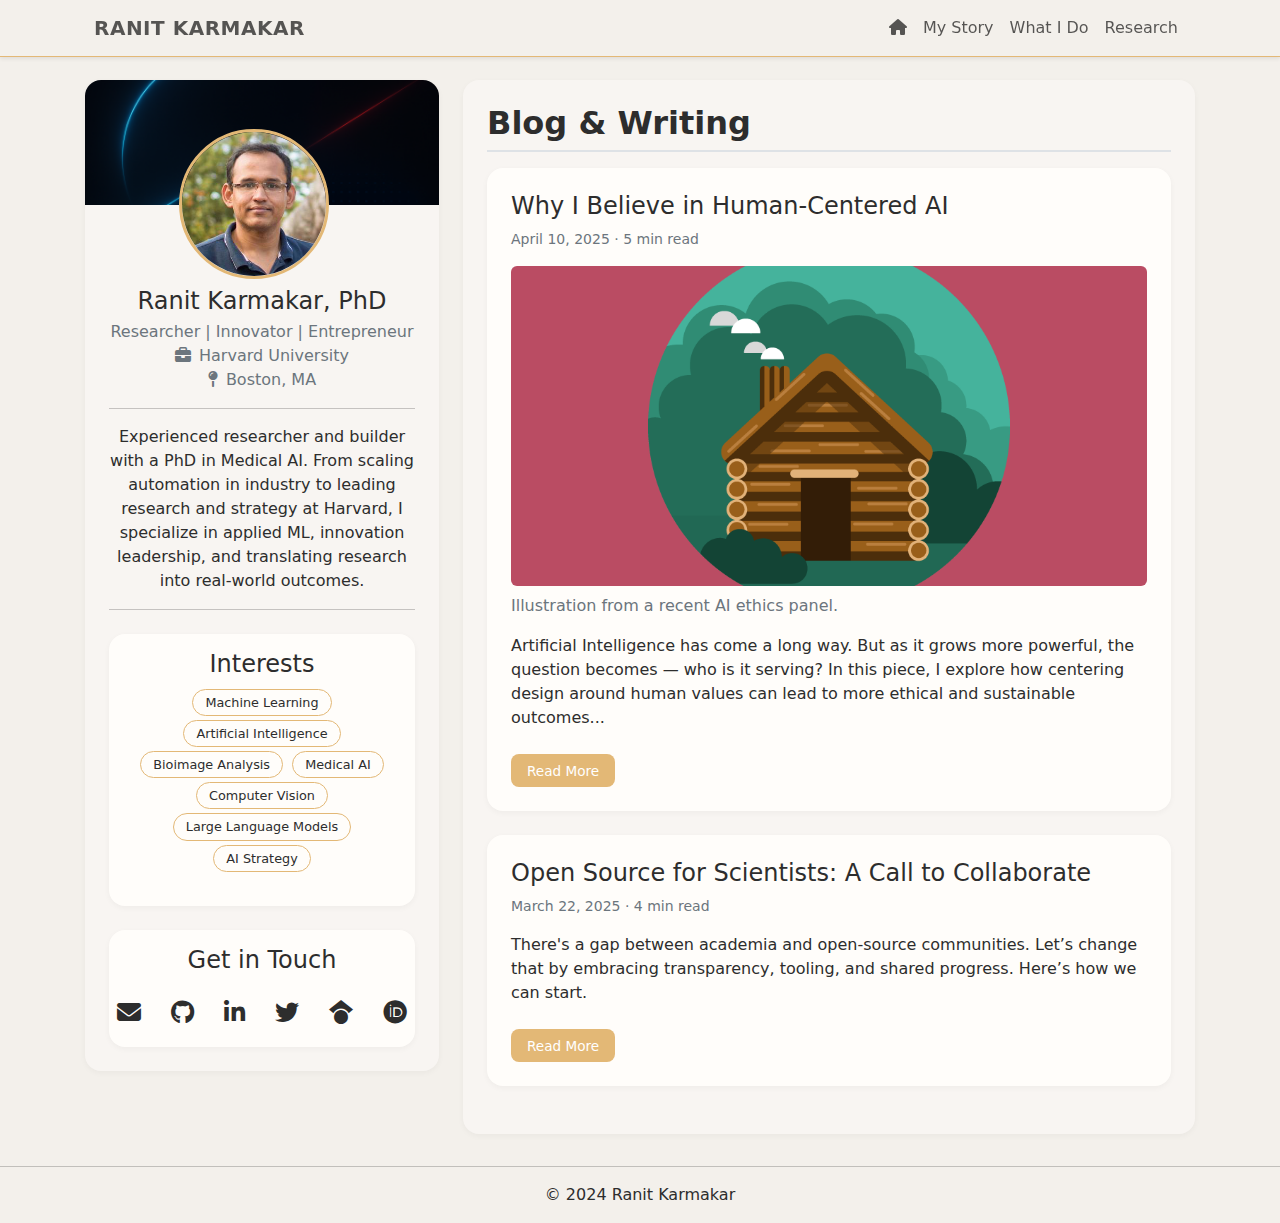
<file: blogs.html>
<!DOCTYPE html>
<html lang="en">
  <head>
    <meta charset="UTF-8" />
    <title>Ranit Karmakar | Portfolio</title>

    <!-- Bootstrap 5 CSS -->
    <link rel="stylesheet" href="https://cdn.jsdelivr.net/npm/bootstrap@5.3.0/dist/css/bootstrap.min.css" />
    <link rel="stylesheet" href="assets/css/style.css" />
    <link rel="stylesheet" href="https://cdnjs.cloudflare.com/ajax/libs/font-awesome/6.7.2/css/all.min.css" />

    <!-- Font -->
    <link href="https://fonts.googleapis.com/css2?family=Inter:wght@400;600&display=swap" rel="stylesheet">
  </head>

  <body class="background-level-1">
    <!-- NAVBAR -->
    <nav class="navbar navbar-expand-lg fixed-top border-bottom">
      <div class="container px-4">
        <a class="navbar-brand" href="index.html">Ranit Karmakar</a>
        <button
          class="navbar-toggler"
          type="button"
          data-bs-toggle="collapse"
          data-bs-target="#navbarNav"
          aria-controls="navbarNav"
          aria-expanded="false"
          aria-label="Toggle navigation"
        >
          <span class="navbar-toggler-icon"></span>
        </button>
    
        <div class="collapse navbar-collapse justify-content-end" id="navbarNav">
          <ul class="navbar-nav">
            <li class="nav-item"><a class="nav-link" href="index.html"><i class="fas fa-house"></i></a></li>
            <li class="nav-item"><a class="nav-link" href="about.html">My Story</a></li>
            <li class="nav-item"><a class="nav-link" href="what-i-do.html">What I Do</a></li>
            <li class="nav-item"><a class="nav-link" href="research.html">Research</a></li>
            <!-- <li class="nav-item"><a class="nav-link" href="projects.html">Projects</a></li> -->
            <!-- <li class="nav-item"><a class="nav-link" href="blogs.html">Blogs</a></li> -->
          </ul>
        </div>
      </div>
    </nav>
    

    <!-- MAIN CONTENT -->
    <div class="custom-container main-body">
      <div class="row">
        <!-- PROFILE SECTION -->
        <div class="col-12 col-md-4 col-lg-4 mb-4">
          <div class="level-1 text-center">
            <div class="simple-cover-bg"></div>
            <img src="assets/images/ranit.png" alt="Profile" class="rounded-circle me-3" />
            <h4 class="mb-1 mt-2">Ranit Karmakar, PhD</h4>
            <p class="text-muted mb-0">
              Researcher | Innovator | Entrepreneur <br />
              <i class="fas fa-briefcase me-2"></i>Harvard University<br />
              <i class="fas fa-map-pin me-2"></i>Boston, MA
            </p>
            <hr/>
            <p>Experienced researcher and builder with a PhD in Medical AI. From scaling automation in industry to leading research and strategy at Harvard, I specialize in applied ML, innovation leadership, and translating research into real-world outcomes.            </p>
            <hr/>

            <button class="show-more-btn d-md-none" type="button" data-bs-toggle="collapse" data-bs-target="#moreInfo">
              Show More
            </button>

            <div id="moreInfo" class="collapse d-md-block">
              <div class="level-2 text-center mt-4">
                <h4>Interests</h4>
                <p>
                  <span class="tag skills">Machine Learning</span>
                  <span class="tag skills">Artificial Intelligence</span>
                  <span class="tag skills">Bioimage Analysis</span>
                  <span class="tag skills">Medical AI</span>
                  <span class="tag skills">Computer Vision</span>
                  <span class="tag skills">Large Language Models</span>
                  <span class="tag skills">AI Strategy</span>
                </p>
              </div>
              
              <!-- <div class="level-2 text-center mt-4">
                <h4>Testimonials</h4>
                <div class="testimonial-slider">
                  <div class="testimonial-card active">
                    <img src="assets/images/ranit.png" alt="Person 1" class="testimonial-img" />
                    <h5>Jane Doe</h5>
                    <p class="designation">AI Lead, HealthTech</p>
                    <p class="testimony">"Ranit’s ability to bridge research and real-world application is simply outstanding."</p>
                  </div>
                  <div class="testimonial-card">
                    <img src="assets/images/ranit.png" alt="Person 2" class="testimonial-img" />
                    <h5>John Smith</h5>
                    <p class="designation">CTO, BioAI Labs</p>
                    <p class="testimony">"Working with Ranit was a masterclass in strategic thinking and innovation."</p>
                  </div>
                  <div class="testimonial-card">
                    <img src="assets/images/ranit.png" alt="Person 3" class="testimonial-img" />
                    <h5>Aisha Ray</h5>
                    <p class="designation">Product Manager, MedML</p>
                    <p class="testimony">"A rare blend of empathy, technical brilliance, and leadership."</p>
                  </div>
                </div>
              </div> -->

              <div class="level-2 text-center mt-4">
                <h4>Get in Touch</h4>
                <div class="social-icons">
                  <a href="mailto:your@email.com"><i class="fas fa-envelope"></i></a>
                  <a href="https://github.com/rkarmaka" target="_blank"><i class="fab fa-github"></i></a>
                  <a href="https://www.linkedin.com/in/rkarmaka/" target="_blank"><i class="fab fa-linkedin-in"></i></a>
                  <a href="https://x.com/iRanitK" target="_blank"><i class="fab fa-twitter"></i></a>
                  <a href="https://scholar.google.com/citations?user=gupLB6EAAAAJ&hl=en&oi=ao" target="_blank"><i class="fab fa-google-scholar"></i></a>
                  <a href="https://orcid.org/0000-0003-2427-7920" target="_blank"><i class="fab fa-orcid"></i></a>
                </div>                
              </div>
            </div>
          </div>
        </div>

        
        <!-- RIGHT COLUMN CONTENT -->
        <div class="col-12 col-md-8 col-lg-8">
            <section class="level-1">
            <h2 class="section-title">Blog & Writing</h2>
        
            <!-- Blog Post Card -->
            <div class="blog-post level-2 mb-4">
                <h4 class="mb-2">Why I Believe in Human-Centered AI</h4>
                <p class="text-muted small mb-3">April 10, 2025 · 5 min read</p>
        
                <figure>
                <img src="assets/images/cabin.png" class="img-fluid rounded" alt="Human-Centered AI">
                <figcaption class="image-caption text-muted mt-2">Illustration from a recent AI ethics panel.</figcaption>
                </figure>
        
                <p>
                Artificial Intelligence has come a long way. But as it grows more powerful, the question becomes — who is it serving?
                In this piece, I explore how centering design around human values can lead to more ethical and sustainable outcomes...
                </p>
                <a href="#" class="btn-theme mt-2">Read More</a>
            </div>
        
            <!-- Blog Post Card -->
            <div class="blog-post level-2 mb-4">
                <h4 class="mb-2">Open Source for Scientists: A Call to Collaborate</h4>
                <p class="text-muted small mb-3">March 22, 2025 · 4 min read</p>
        
                <p>
                There's a gap between academia and open-source communities. Let’s change that by embracing transparency, tooling, and shared progress. Here’s how we can start.
                </p>
                <a href="#" class="btn-theme mt-2">Read More</a>
            </div>
        
            <!-- Add more blog-post blocks as needed -->
            </section>
        </div>

  
      </div>
    </div>

    <!-- FOOTER -->
    <hr />
    <footer class="text-center">
      <p>&copy; 2024 Ranit Karmakar</p>
    </footer>

    <!-- Bootstrap JS -->
    <script src="https://cdn.jsdelivr.net/npm/bootstrap@5.3.0/dist/js/bootstrap.bundle.min.js"></script>
    <script src="assets/js/script.js"></script>
  </body>
</html>
</file>
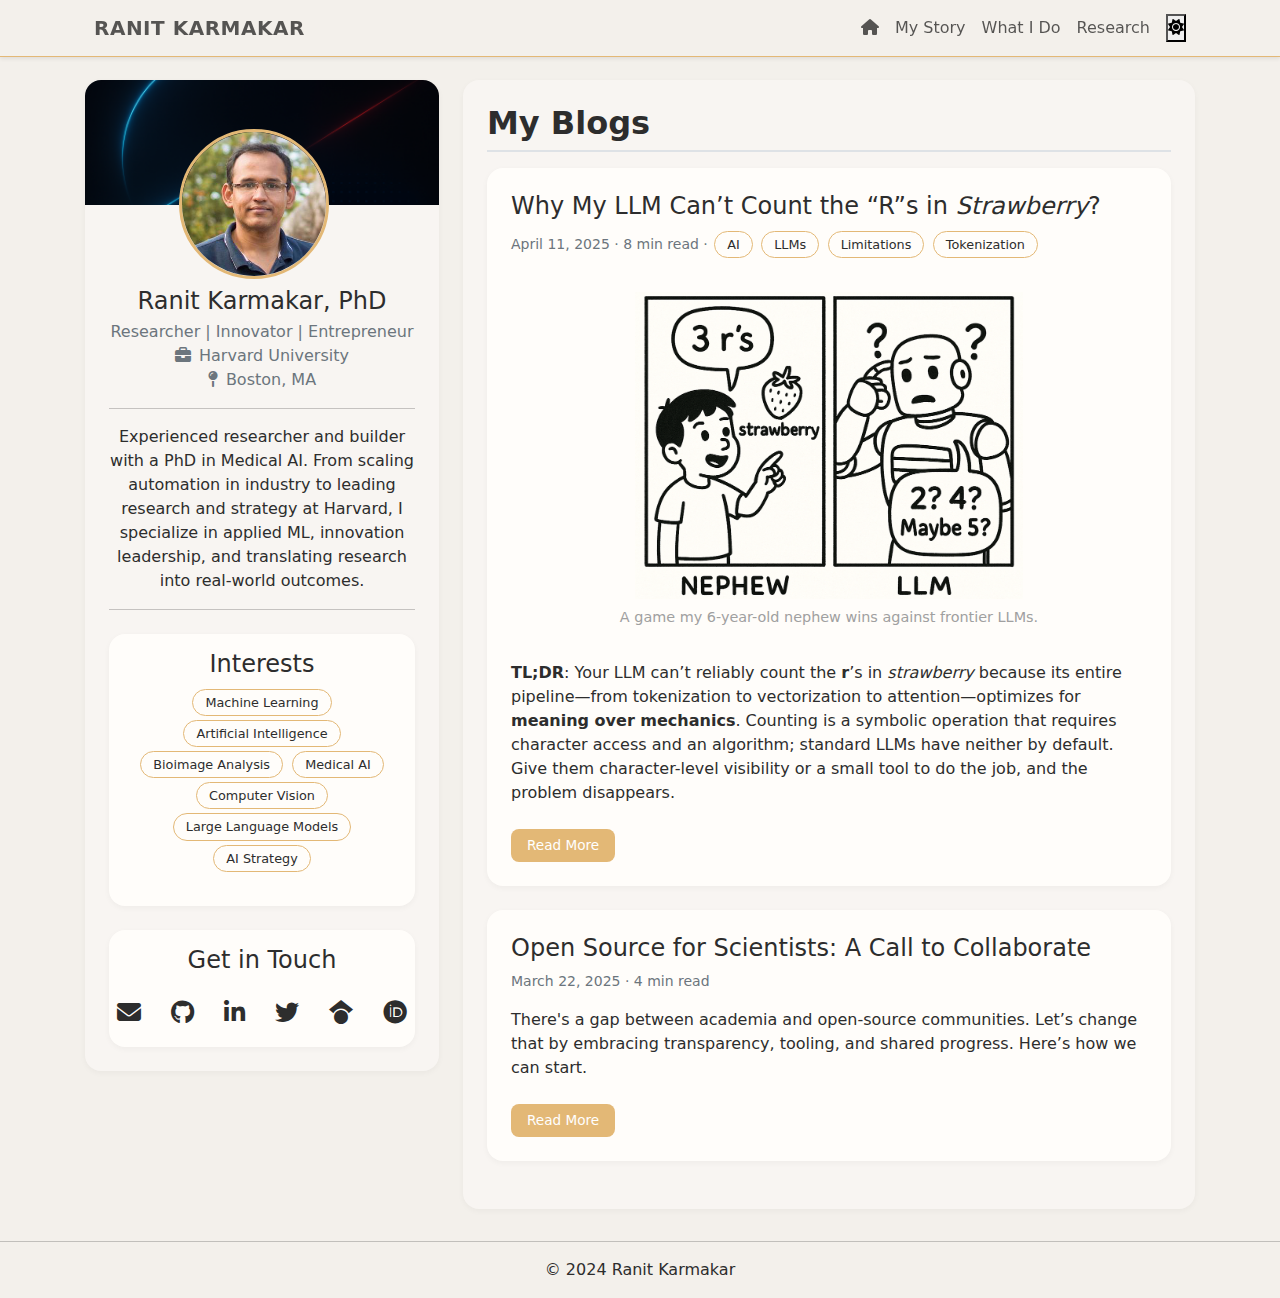
<file: blogs_.html>
<!DOCTYPE html>
<html lang="en">
  <head>
    <meta charset="UTF-8" />
    <title>Ranit Karmakar | Portfolio</title>

    <!-- Bootstrap 5 CSS -->
    <link rel="stylesheet" href="https://cdn.jsdelivr.net/npm/bootstrap@5.3.0/dist/css/bootstrap.min.css" />
    <link rel="stylesheet" href="assets/css/style.css" />
    <link rel="stylesheet" href="https://cdnjs.cloudflare.com/ajax/libs/font-awesome/6.7.2/css/all.min.css" />

    <!-- Font -->
    <link href="https://fonts.googleapis.com/css2?family=Inter:wght@400;600&display=swap" rel="stylesheet">
  </head>

  <body class="background-level-1">
    <!-- NAVBAR -->
    <nav class="navbar navbar-expand-lg fixed-top border-bottom">
      <div class="container px-4">
        <a class="navbar-brand" href="index.html">Ranit Karmakar</a>
    
        <!-- Hamburger toggler (no navbar-light/dark needed now) -->
        <button
          class="navbar-toggler"
          type="button"
          data-bs-toggle="collapse"
          data-bs-target="#navbarNav"
          aria-controls="navbarNav"
          aria-expanded="false"
          aria-label="Toggle navigation"
        >
          <span class="navbar-toggler-icon"></span>
        </button>
    
        <div class="collapse navbar-collapse justify-content-end" id="navbarNav">
          <ul class="navbar-nav align-items-center">
            <li class="nav-item"><a class="nav-link" href="index.html"><i class="fas fa-house"></i></a></li>
            <li class="nav-item"><a class="nav-link" href="about.html">My Story</a></li>
            <li class="nav-item"><a class="nav-link" href="what-i-do.html">What I Do</a></li>
            <li class="nav-item"><a class="nav-link" href="research.html">Research</a></li>
    
            <!-- Theme toggle (icon-only) -->
            <li class="nav-item ms-2">
              <button id="theme-toggle" class="btn-icon" aria-label="Toggle theme">
                <i id="theme-icon" class="fas fa-sun" aria-hidden="true"></i>
              </button>
            </li>
          </ul>
        </div>
      </div>
    </nav>
    

    <!-- MAIN CONTENT -->
    <div class="custom-container main-body">
      <div class="row">
        <!-- PROFILE SECTION -->
        <div class="col-12 col-md-4 col-lg-4 mb-4">
          <div class="level-1 text-center">
            <div class="simple-cover-bg"></div>
            <img src="assets/images/ranit.png" alt="Profile" class="rounded-circle me-3" />
            <h4 class="mb-1 mt-2">Ranit Karmakar, PhD</h4>
            <p class="text-muted mb-0">
              Researcher | Innovator | Entrepreneur <br />
              <i class="fas fa-briefcase me-2"></i>Harvard University<br />
              <i class="fas fa-map-pin me-2"></i>Boston, MA
            </p>
            <hr/>
            <p>Experienced researcher and builder with a PhD in Medical AI. From scaling automation in industry to leading research and strategy at Harvard, I specialize in applied ML, innovation leadership, and translating research into real-world outcomes.            </p>
            <hr/>

            <button class="show-more-btn d-md-none" type="button" data-bs-toggle="collapse" data-bs-target="#moreInfo">
              Show More
            </button>

            <div id="moreInfo" class="collapse d-md-block">
              <div class="level-2 text-center mt-4">
                <h4>Interests</h4>
                <p>
                  <span class="tag skills">Machine Learning</span>
                  <span class="tag skills">Artificial Intelligence</span>
                  <span class="tag skills">Bioimage Analysis</span>
                  <span class="tag skills">Medical AI</span>
                  <span class="tag skills">Computer Vision</span>
                  <span class="tag skills">Large Language Models</span>
                  <span class="tag skills">AI Strategy</span>
                </p>
              </div>
              
              <!-- <div class="level-2 text-center mt-4">
                <h4>Testimonials</h4>
                <div class="testimonial-slider">
                  <div class="testimonial-card active">
                    <img src="assets/images/ranit.png" alt="Person 1" class="testimonial-img" />
                    <h5>Jane Doe</h5>
                    <p class="designation">AI Lead, HealthTech</p>
                    <p class="testimony">"Ranit’s ability to bridge research and real-world application is simply outstanding."</p>
                  </div>
                  <div class="testimonial-card">
                    <img src="assets/images/ranit.png" alt="Person 2" class="testimonial-img" />
                    <h5>John Smith</h5>
                    <p class="designation">CTO, BioAI Labs</p>
                    <p class="testimony">"Working with Ranit was a masterclass in strategic thinking and innovation."</p>
                  </div>
                  <div class="testimonial-card">
                    <img src="assets/images/ranit.png" alt="Person 3" class="testimonial-img" />
                    <h5>Aisha Ray</h5>
                    <p class="designation">Product Manager, MedML</p>
                    <p class="testimony">"A rare blend of empathy, technical brilliance, and leadership."</p>
                  </div>
                </div>
              </div> -->

              <div class="level-2 text-center mt-4">
                <h4>Get in Touch</h4>
                <div class="social-icons">
                  <a href="mailto:your@email.com"><i class="fas fa-envelope"></i></a>
                  <a href="https://github.com/rkarmaka" target="_blank"><i class="fab fa-github"></i></a>
                  <a href="https://www.linkedin.com/in/rkarmaka/" target="_blank"><i class="fab fa-linkedin-in"></i></a>
                  <a href="https://x.com/iRanitK" target="_blank"><i class="fab fa-twitter"></i></a>
                  <a href="https://scholar.google.com/citations?user=gupLB6EAAAAJ&hl=en&oi=ao" target="_blank"><i class="fab fa-google-scholar"></i></a>
                  <a href="https://orcid.org/0000-0003-2427-7920" target="_blank"><i class="fab fa-orcid"></i></a>
                </div>                
              </div>
            </div>
          </div>
        </div>

        
        <!-- RIGHT COLUMN CONTENT -->
        <div class="col-12 col-md-8 col-lg-8">
            <section class="level-1">
            <h2 class="section-title">My Blogs</h2>
        
            <!-- Blog Post Card -->
            <div class="blog-post level-2 mb-4">
                <h4 class="mb-2">Why My LLM Can’t Count the “R”s in <em>Strawberry</em>?</h4>
                <p class="text-muted small mb-3">April 11, 2025 &middot; 8 min read &middot; <span class="tag skills">AI</span> <span class="tag skills">LLMs</span> <span class="tag skills">Limitations</span> <span class="tag skills">Tokenization</span></p>
        
                <figure class="blog-image">
                  <img src="assets/images/blogs/nephew-vs-llm.png" class="img-fluid rounded" alt="Nephew vs LLM">
                  <figcaption>A game my 6-year-old nephew wins against frontier LLMs.</figcaption>
              </figure>
        
                <p><strong>TL;DR</strong>: Your LLM can’t reliably count the <strong>r</strong>’s in <em>strawberry</em> because its entire pipeline—from tokenization to vectorization to attention—optimizes for <strong>meaning over mechanics</strong>. Counting is a symbolic operation that requires character access and an algorithm; standard LLMs have neither by default. Give them character-level visibility or a small tool to do the job, and the problem disappears.</p>
                <a href="blogs/llm-vs-strawberry.html" class="btn-theme mt-2">Read More</a>
            </div>
        
            <!-- Blog Post Card -->
            <div class="blog-post level-2 mb-4">
                <h4 class="mb-2">Open Source for Scientists: A Call to Collaborate</h4>
                <p class="text-muted small mb-3">March 22, 2025 · 4 min read</p>
        
                <p>
                There's a gap between academia and open-source communities. Let’s change that by embracing transparency, tooling, and shared progress. Here’s how we can start.
                </p>
                <a href="#" class="btn-theme mt-2">Read More</a>
            </div>
        
            <!-- Add more blog-post blocks as needed -->
            </section>
        </div>

  
      </div>
    </div>

    <!-- FOOTER -->
    <hr />
    <footer class="text-center">
      <p>&copy; 2024 Ranit Karmakar</p>
    </footer>

    <!-- Bootstrap JS -->
    <script src="https://cdn.jsdelivr.net/npm/bootstrap@5.3.0/dist/js/bootstrap.bundle.min.js"></script>
    <script src="assets/js/script.js"></script>
  </body>
</html>
</file>
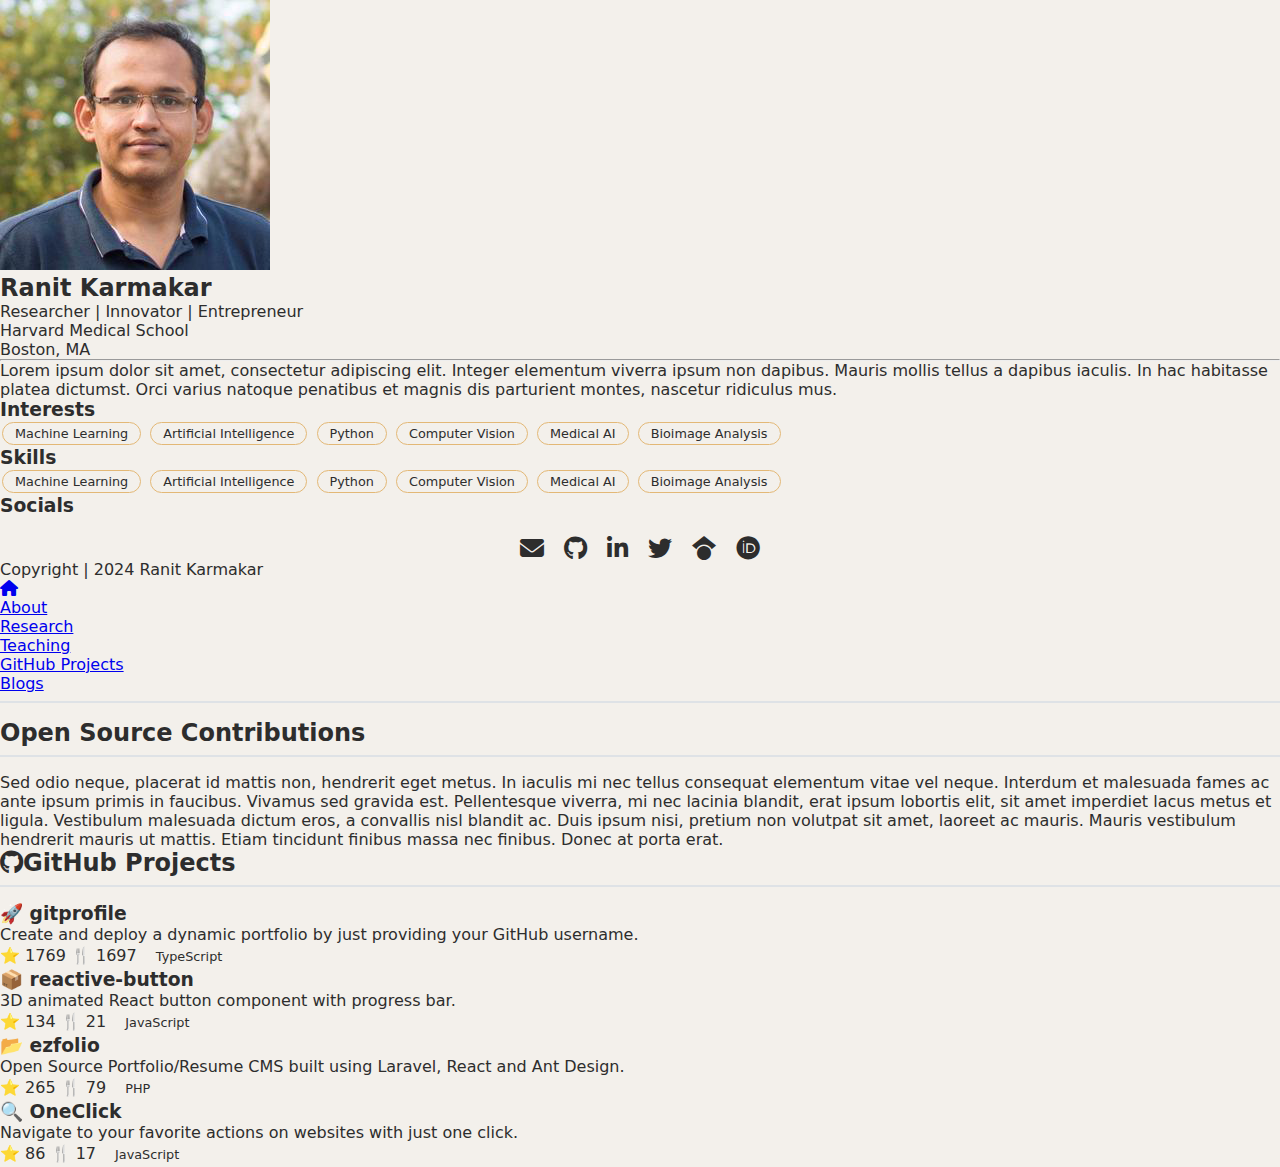
<file: open-source.html>
<!DOCTYPE html>
<html lang="en">
<head>
    <meta charset="UTF-8">
    <meta name="viewport" content="width=device-width, initial-scale=1.0">
    <title>Teaching | Ranit Karmakar</title>
    <link rel="stylesheet" href="assets/css/style.css">
    <link rel="stylesheet" href="https://cdnjs.cloudflare.com/ajax/libs/font-awesome/6.7.2/css/all.min.css">
</head>
<body>

    <div class="container">
        <!-- Sidebar -->
        <aside class="sidebar">
            <div class="card text-center">
                <img src="assets/images/ranit.png" alt="Profile Picture" class="profile-img">
                <h2>Ranit Karmakar</h2>
                <p>
                    Researcher | Innovator | Entrepreneur <br>
                    Harvard Medical School <br>
                    Boston, MA
                </p>
                <hr>
                <p>Lorem ipsum dolor sit amet, consectetur adipiscing elit. Integer elementum viverra ipsum non dapibus. Mauris mollis tellus a dapibus iaculis. In hac habitasse platea dictumst. Orci varius natoque penatibus et magnis dis parturient montes, nascetur ridiculus mus.</p>
            </div>

            <!-- <div class="card text-center">
                <h3>Objective</h3>
                <p>Cras egestas blandit augue ut ornare. Vestibulum pretium a sapien quis condimentum.</p>
                <button class="btn">Download Resume</button>
            </div> -->

            <div class="card text-center">
                <h3>Interests</h3>
                <p>
                    <span class="tag skills">Machine Learning</span>
                    <span class="tag skills">Artificial Intelligence</span>
                    <span class="tag skills">Python</span>
                    <span class="tag skills">Computer Vision</span>
                    <span class="tag skills">Medical AI</span>
                    <span class="tag skills">Bioimage Analysis</span>
                </p>
            </div>
            <div class="card text-center">
                <h3>Skills</h3>
                <p>
                    <span class="tag skills">Machine Learning</span>
                    <span class="tag skills">Artificial Intelligence</span>
                    <span class="tag skills">Python</span>
                    <span class="tag skills">Computer Vision</span>
                    <span class="tag skills">Medical AI</span>
                    <span class="tag skills">Bioimage Analysis</span>
                </p>
            </div>

            <div class="card text-center">
                <h3>Socials</h3>
                <div class="social-icons">
                    <i class="fas fa-envelope"></i>
                    <i class="fab fa-github"></i>
                    <i class="fab fa-linkedin-in"></i>
                    <i class="fab fa-twitter"></i>
                    <i class="fab fa-google-scholar"></i>
                    <i class="fab fa-orcid"></i>
                </div>
            </div>
            <p class="text-center">Copyright | 2024 Ranit Karmakar</p>
        </aside>

        <!-- Main Content -->
        <main class="content">
            <!-- GitHub Projects Section -->
            <div class="section">
                <div class="nav-container">
                    <h1 class="logo"></h1>
                    <ul class="nav-links">
                        <li><a href="index.html"><i class="fas fa-home"></i></a></li>
                        <li><a href="about.html">About</a></li>
                        <li><a href="research.html">Research</a></li>
                        <li><a href="teaching.html">Teaching</a></li>
                        <li><a href="github-projects.html">GitHub Projects</a></li>
                        <!-- <li><a href="projects.html">Tools</a></li> -->
                        <li><a href="blogs.html">Blogs</a></li>
                        <!-- <li><a href="projects.html">Multiverse</a></li> -->
                    </ul>
                </div>
            </div>

            <!-- GitHub Projects Section -->
            <div class="section">
                <h2 class="section-title"></h2>
                <h2 class="section-title">Open Source Contributions</h2>
                <div class="projects-grid">
                    <div class="project-card text-justify">
                        <p>Sed odio neque, placerat id mattis non, hendrerit eget metus. In iaculis mi nec tellus consequat elementum vitae vel neque. Interdum et malesuada fames ac ante ipsum primis in faucibus. Vivamus sed gravida est. Pellentesque viverra, mi nec lacinia blandit, erat ipsum lobortis elit, sit amet imperdiet lacus metus et ligula. Vestibulum malesuada dictum eros, a convallis nisl blandit ac. Duis ipsum nisi, pretium non volutpat sit amet, laoreet ac mauris. Mauris vestibulum hendrerit mauris ut mattis. Etiam tincidunt finibus massa nec finibus. Donec at porta erat.</p>
                    </div>
                </div>
            </div>

            <div class="section">
                <h2 class="section-title"><i class="fab fa-github mr-2"></i>GitHub Projects</h2>
                <div class="projects-grid">
                    <div class="project-card">
                        <h3>🚀 gitprofile</h3>
                        <p>Create and deploy a dynamic portfolio by just providing your GitHub username.</p>
                        <div class="meta">
                            <span>⭐ 1769</span>
                            <span>🍴 1697</span>
                            <span class="tag typescript">TypeScript</span>
                        </div>
                    </div>

                    <div class="project-card">
                        <h3>📦 reactive-button</h3>
                        <p>3D animated React button component with progress bar.</p>
                        <div class="meta">
                            <span>⭐ 134</span>
                            <span>🍴 21</span>
                            <span class="tag javascript">JavaScript</span>
                        </div>
                    </div>

                    <div class="project-card">
                        <h3>📂 ezfolio</h3>
                        <p>Open Source Portfolio/Resume CMS built using Laravel, React and Ant Design.</p>
                        <div class="meta">
                            <span>⭐ 265</span>
                            <span>🍴 79</span>
                            <span class="tag php">PHP</span>
                        </div>
                    </div>

                    <div class="project-card">
                        <h3>🔍 OneClick</h3>
                        <p>Navigate to your favorite actions on websites with just one click.</p>
                        <div class="meta">
                            <span>⭐ 86</span>
                            <span>🍴 17</span>
                            <span class="tag javascript">JavaScript</span>
                        </div>
                    </div>

                </div>
            </div>

            
            
            </div>
        </main>
    </div>

    <script src="assets/js/script.js"></script>
</body>
</html>
</file>
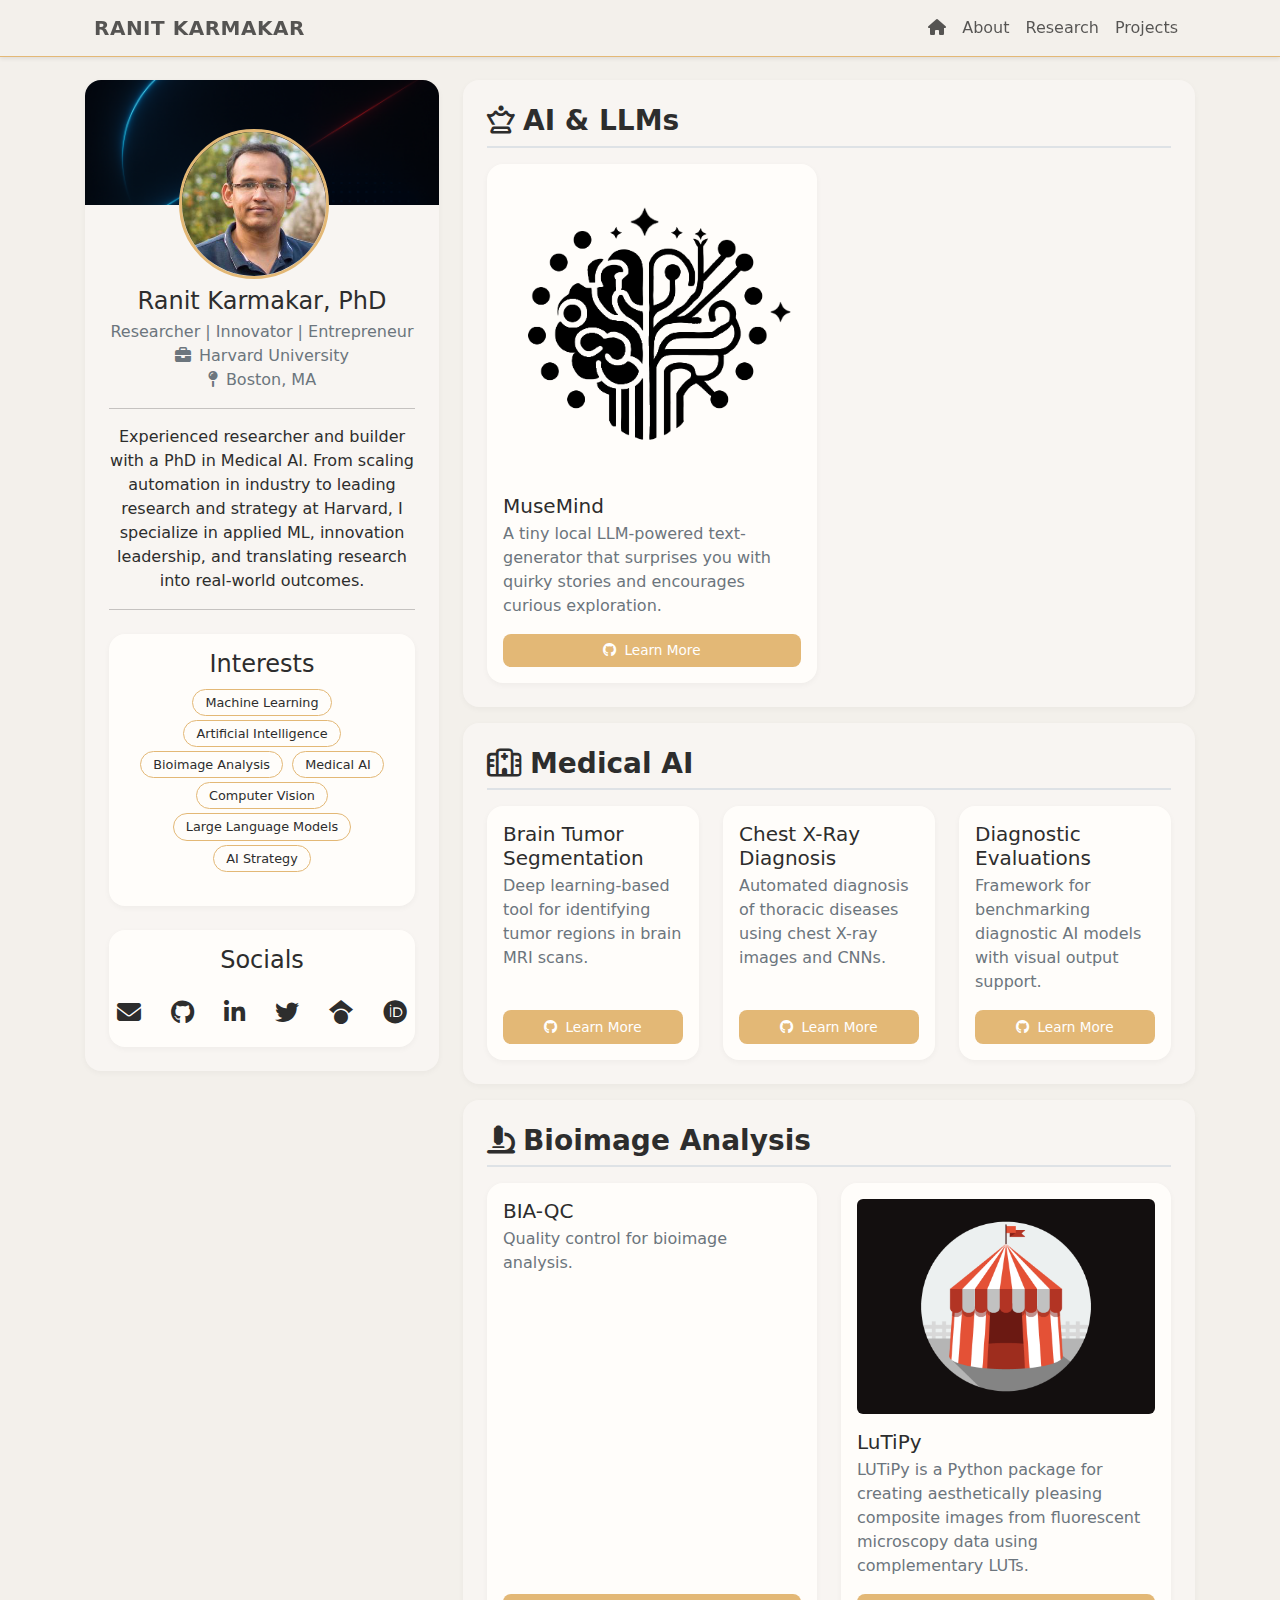
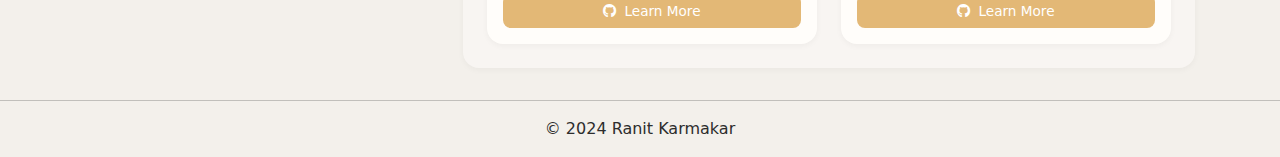
<file: projects.html>
<!DOCTYPE html>
<html lang="en">
  <head>
    <meta charset="UTF-8" />
    <title>Ranit Karmakar | Portfolio</title>

    <!-- Bootstrap 5 CSS -->
    <link rel="stylesheet" href="https://cdn.jsdelivr.net/npm/bootstrap@5.3.0/dist/css/bootstrap.min.css" />
    <link rel="stylesheet" href="assets/css/style.css" />
    <link rel="stylesheet" href="https://cdnjs.cloudflare.com/ajax/libs/font-awesome/6.7.2/css/all.min.css" />

    <!-- Font -->
    <link href="https://fonts.googleapis.com/css2?family=Inter:wght@400;600&display=swap" rel="stylesheet">
  </head>

  <body class="background-level-1">
    <!-- NAVBAR -->
    <nav class="navbar navbar-expand-lg fixed-top border-bottom">
      <div class="container px-4">
        <a class="navbar-brand" href="index.html">Ranit Karmakar</a>
        <button
          class="navbar-toggler"
          type="button"
          data-bs-toggle="collapse"
          data-bs-target="#navbarNav"
          aria-controls="navbarNav"
          aria-expanded="false"
          aria-label="Toggle navigation"
        >
          <span class="navbar-toggler-icon"></span>
        </button>
    
        <div class="collapse navbar-collapse justify-content-end" id="navbarNav">
          <ul class="navbar-nav">
            <li class="nav-item"><a class="nav-link" href="index.html"><i class="fas fa-house"></i></a></li>
            <li class="nav-item"><a class="nav-link" href="about.html">About</a></li>
            <li class="nav-item"><a class="nav-link" href="research.html">Research</a></li>
            <li class="nav-item"><a class="nav-link" href="projects.html">Projects</a></li>
            <!-- <li class="nav-item"><a class="nav-link" href="blogs.html">Blogs</a></li> -->
          </ul>
        </div>
      </div>
    </nav>
    

    <!-- MAIN CONTENT -->
    <div class="custom-container main-body">
        <div class="row">
          <!-- PROFILE SECTION -->
          <div class="col-12 col-md-4 col-lg-4 mb-4">
            <div class="level-1 text-center">
                <div class="simple-cover-bg"></div>
              <img src="assets/images/ranit.png" alt="Profile" class="rounded-circle me-3" />
              <h4 class="mb-1 mt-2">Ranit Karmakar, PhD</h4>
              <p class="text-muted mb-0">
                Researcher | Innovator | Entrepreneur <br />
                <i class="fas fa-briefcase me-2"></i>Harvard University<br />
                <i class="fas fa-map-pin me-2"></i>Boston, MA
              </p>
              <hr/>
              <p>Experienced researcher and builder with a PhD in Medical AI. From scaling automation in industry to leading research and strategy at Harvard, I specialize in applied ML, innovation leadership, and translating research into real-world outcomes.            </p>
              <hr/>
  
              <button class="show-more-btn d-md-none" type="button" data-bs-toggle="collapse" data-bs-target="#moreInfo">
                Show More
              </button>
  
              <div id="moreInfo" class="collapse d-md-block">
                <div class="level-2 text-center mt-4">
                  <h4>Interests</h4>
                  <p>
                    <span class="tag skills">Machine Learning</span>
                    <span class="tag skills">Artificial Intelligence</span>
                    <span class="tag skills">Bioimage Analysis</span>
                    <span class="tag skills">Medical AI</span>
                    <span class="tag skills">Computer Vision</span>
                    <span class="tag skills">Large Language Models</span>
                    <span class="tag skills">AI Strategy</span>
                  </p>
                </div>
                <div class="level-2 text-center mt-4">
                  <h4>Socials</h4>
                  <div class="social-icons">
                    <a href="mailto:your@email.com"><i class="fas fa-envelope"></i></a>
                    <a href="https://github.com/rkarmaka" target="_blank"><i class="fab fa-github"></i></a>
                    <a href="https://www.linkedin.com/in/rkarmaka/" target="_blank"><i class="fab fa-linkedin-in"></i></a>
                    <a href="https://x.com/iRanitK" target="_blank"><i class="fab fa-twitter"></i></a>
                    <a href="https://scholar.google.com/citations?user=gupLB6EAAAAJ&hl=en&oi=ao" target="_blank"><i class="fab fa-google-scholar"></i></a>
                    <a href="https://orcid.org/0000-0003-2427-7920" target="_blank"><i class="fab fa-orcid"></i></a>
                  </div>   
                </div>
              </div>
            </div>
          </div>

        <!-- RIGHT COLUMN CONTENT -->
    <div class="col-12 col-md-8 col-lg-8">
        <section class="level-1">
        <h3 class="section-title"><i class="far fa-chess-queen me-2"></i>AI & LLMs</h3>
        <div class="row g-4">
            
            <!-- Project Card -->
            <div class="col-md-6">
            <div class="level-2 h-100 d-flex flex-column">
                <img src="assets/images/projects/muse-mind.png" alt="Muse-mind" class="img-fluid mb-3" />
                <h5 class="mb-1">MuseMind</h5>
                <p class="text-muted flex-grow-1">A tiny local LLM-powered text-generator that surprises you with quirky stories and encourages curious exploration.</p>
                <a href="https://github.com/rkarmaka/muse-mind" class="btn-theme mt-auto" target="_blank"><i class="fab fa-github me-2"></i>Learn More</a>
            </div>
            </div>
    
            <!-- Project Card -->
            <!-- <div class="col-md-6">
            <div class="level-2 h-100 d-flex flex-column">
                <img src="assets/images/" alt="Code Orator" class="img-fluid mb-3" />
                <h5 class="mb-1">Code Orator</h5>
                <p class="text-muted flex-grow-1">.</p>
                <a href="https://github.com/rkarmaka/code-orator" class="btn-theme mt-auto" target="_blank"><i class="fab fa-github me-2"></i>Learn More</a>
            </div>
            </div> -->
    
            <!-- Add more cards as needed -->
        </div>
        </section>

        <section class="level-1">
            <h3 class="section-title"><i class="far fa-hospital me-2"></i>Medical AI</h3>
            <div class="row g-4">
          
              <!-- Card 1 -->
              <div class="col-md-4">
                <div class="level-2 h-100 d-flex flex-column">
                  <!-- <img src="assets/images/brain-tumor.png" class="img-fluid rounded mb-3" alt="Brain Tumor Segmentation"> -->
                  <h5 class="mb-1">Brain Tumor Segmentation</h5>
                  <p class="text-muted flex-grow-1">Deep learning-based tool for identifying tumor regions in brain MRI scans.</p>
                  <a href="https://github.com/rkarmaka/Brain-Tumor-Segmentation" class="btn-theme mt-auto" target="_blank"><i class="fab fa-github me-2"></i>Learn More</a>
                </div>
              </div>
          
              <!-- Card 2 -->
              <div class="col-md-4">
                <div class="level-2 h-100 d-flex flex-column">
                  <!-- <img src="assets/images/chest-xray.png" class="img-fluid rounded mb-3" alt="Chest X-Ray Diagnosis"> -->
                  <h5 class="mb-1">Chest X-Ray Diagnosis</h5>
                  <p class="text-muted flex-grow-1">Automated diagnosis of thoracic diseases using chest X-ray images and CNNs.</p>
                  <a href="https://github.com/rkarmaka/Chest-X-Ray-Medical-Diagnosis-with-Deep-Learning" class="btn-theme mt-auto" target="_blank"><i class="fab fa-github me-2"></i>Learn More</a>
                </div>
              </div>
          
              <!-- Card 3 -->
              <div class="col-md-4">
                <div class="level-2 h-100 d-flex flex-column">
                  <!-- <img src="assets/images/evaluation.png" class="img-fluid rounded mb-3" alt="Diagnostic Evaluations"> -->
                  <h5 class="mb-1">Diagnostic Evaluations</h5>
                  <p class="text-muted flex-grow-1">Framework for benchmarking diagnostic AI models with visual output support.</p>
                  <a href="https://github.com/rkarmaka/Diagnostic-Models-Evaluations" class="btn-theme mt-auto" target="_blank"><i class="fab fa-github me-2"></i>Learn More</a>
                </div>
              </div>
          
            </div>
          </section>
          

        <section class="level-1">
            <h3 class="section-title"><i class="fas fa-microscope me-2"></i>Bioimage Analysis</h3>
            <div class="row g-4">
            <!-- Card 1 -->
            <div class="col-md-6">
                <div class="level-2 h-100 d-flex flex-column">
                    <!-- <img src="assets/images/circus.png" class="img-fluid rounded mb-3" alt="Project 3"> -->
                    <h5 class="mb-1">BIA-QC</h5>
                    <p class="text-muted">Quality control for bioimage analysis.</p>
                    <a href="https://github.com/rkarmaka/BIA-QC" class="btn-theme mt-auto" target="_blank"><i class="fab fa-github me-2"></i>Learn More</a>
                </div>
            </div>

            <!-- Card 2 -->
            <div class="col-md-6">
                <div class="level-2 h-100 d-flex flex-column">
                    <img src="assets/images/circus.png" class="img-fluid rounded mb-3" alt="Project 3">
                    <h5 class="mb-1">LuTiPy</h5>
                    <p class="text-muted">LUTiPy is a Python package for creating aesthetically pleasing composite images from fluorescent microscopy data using complementary LUTs.</p>
                    <a href="https://github.com/rkarmaka/LUTiPy" class="btn-theme mt-auto" target="_blank"><i class="fab fa-github me-2"></i>Learn More</a>
                </div>
            </div>
        </div>
        </section>


        
        
    </div>
  
        </div>
        </div>

    <!-- FOOTER -->
    <hr />
    <footer class="text-center">
      <p>&copy; 2024 Ranit Karmakar</p>
    </footer>

    <!-- Bootstrap JS -->
    <script src="https://cdn.jsdelivr.net/npm/bootstrap@5.3.0/dist/js/bootstrap.bundle.min.js"></script>
    <script src="assets/js/script.js"></script>
  </body>
</html>
</file>
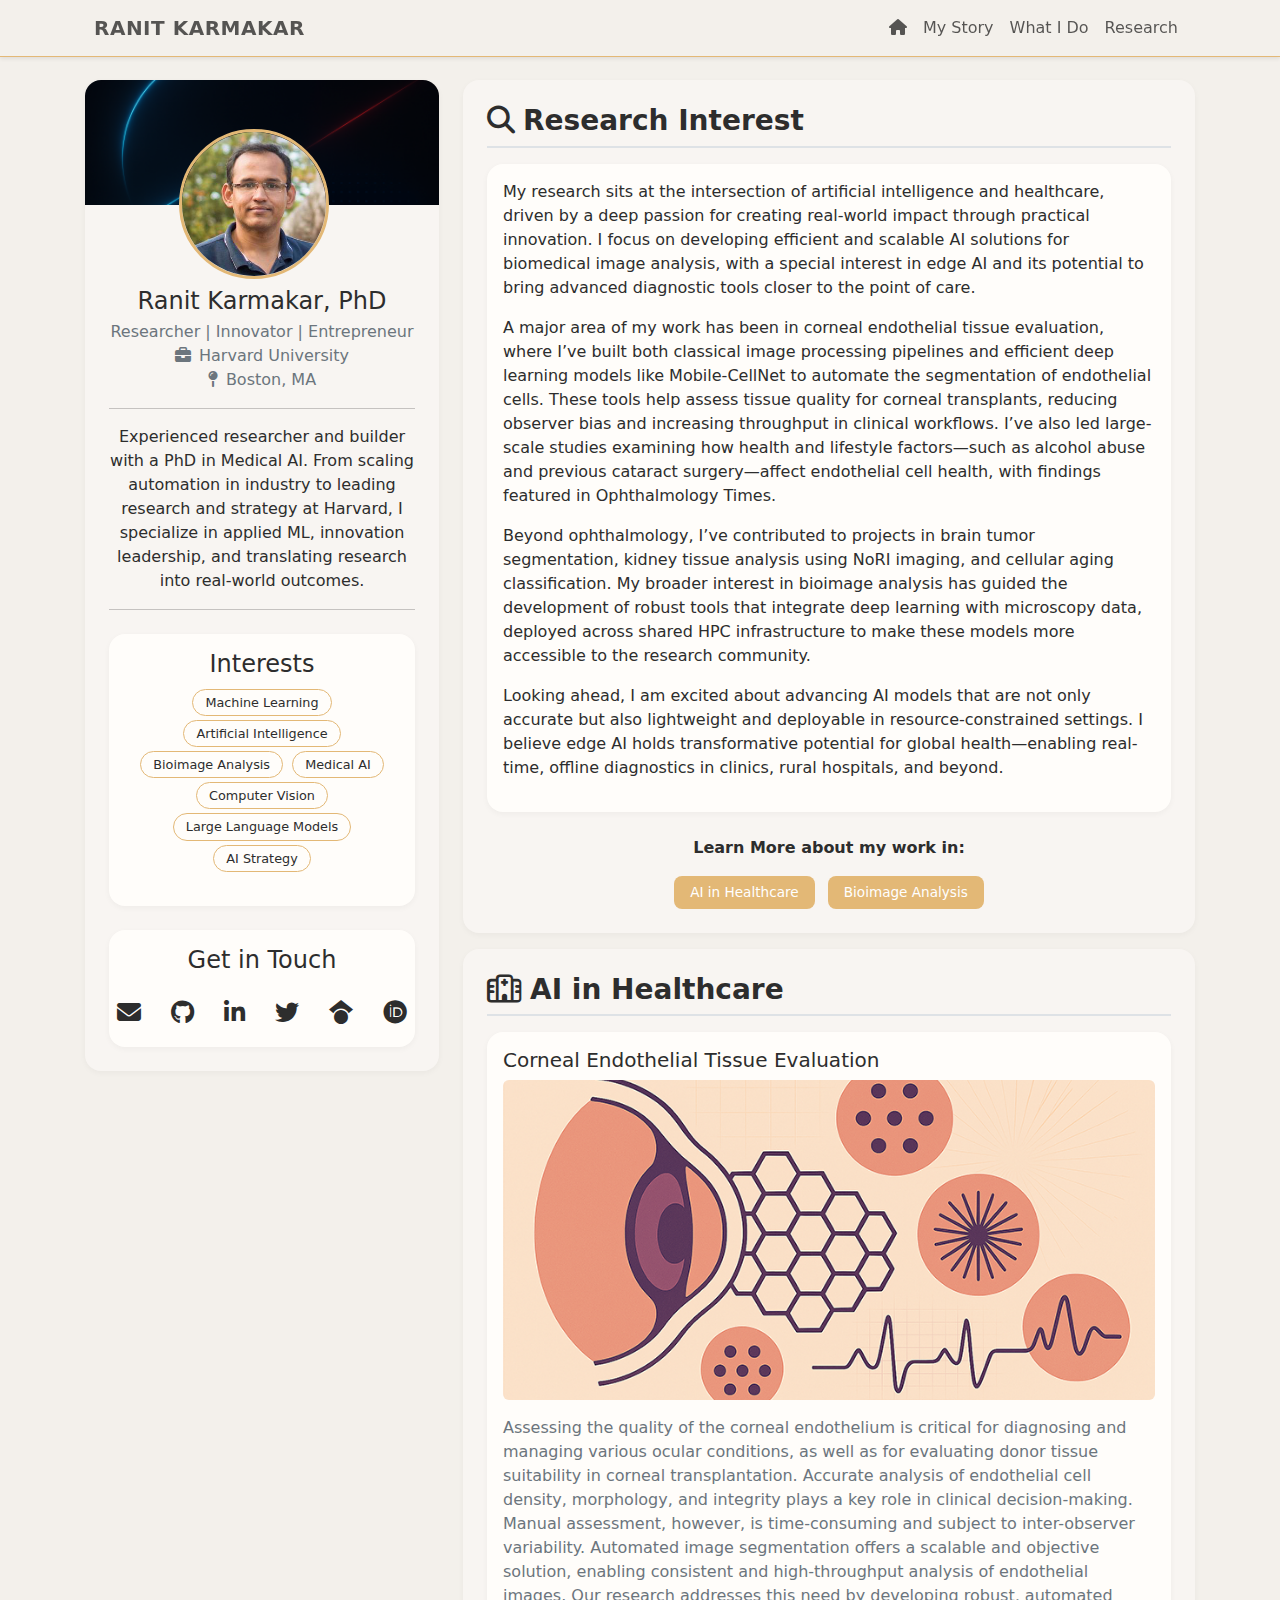
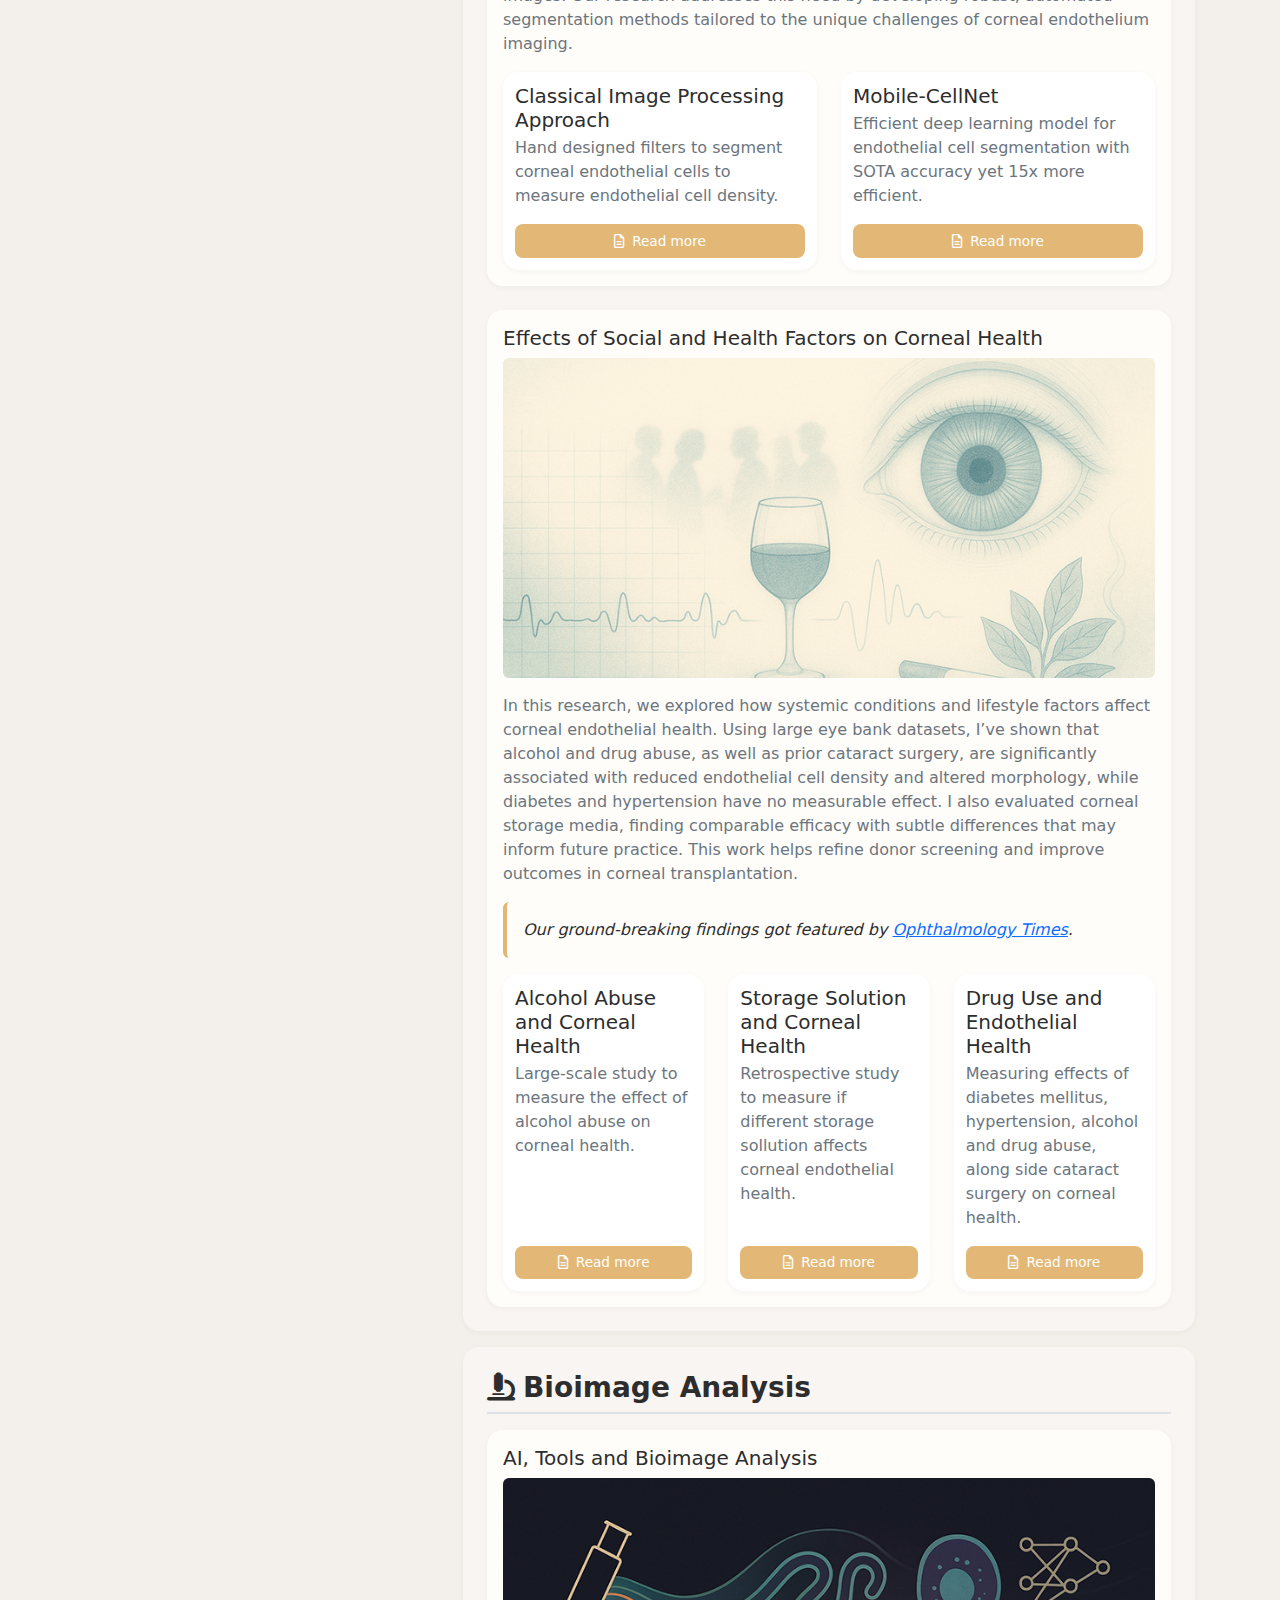
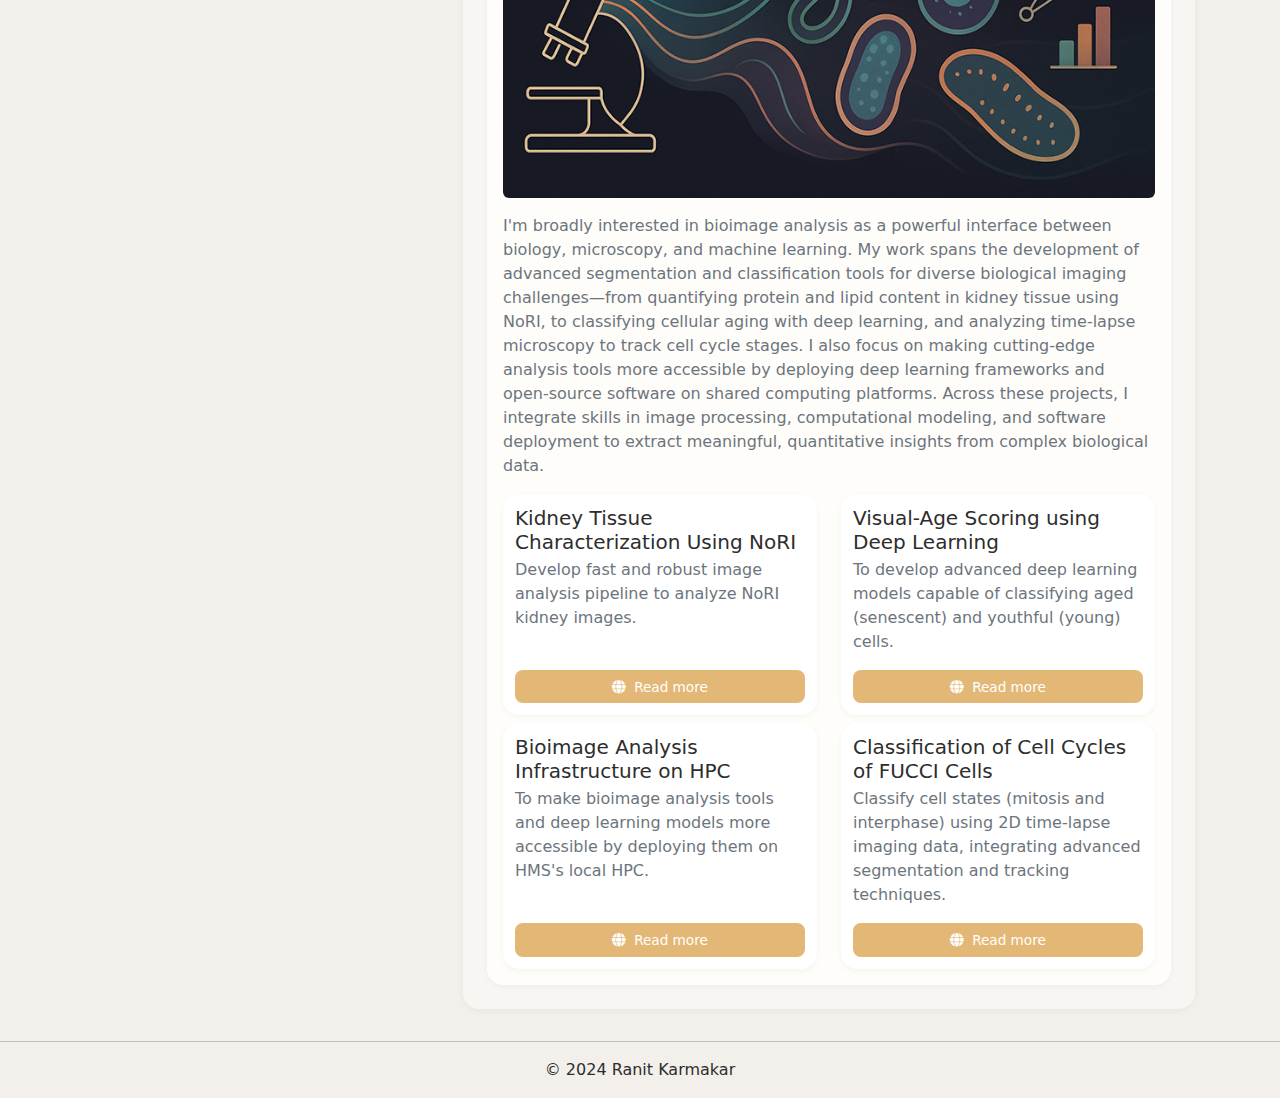
<file: research.html>
<!DOCTYPE html>
<html lang="en">
  <head>
    <meta charset="UTF-8" />
    <title>Ranit Karmakar | Portfolio</title>

    <!-- Bootstrap 5 CSS -->
    <link rel="stylesheet" href="https://cdn.jsdelivr.net/npm/bootstrap@5.3.0/dist/css/bootstrap.min.css" />
    <link rel="stylesheet" href="assets/css/style.css" />
    <link rel="stylesheet" href="https://cdnjs.cloudflare.com/ajax/libs/font-awesome/6.7.2/css/all.min.css" />

    <!-- Font -->
    <link href="https://fonts.googleapis.com/css2?family=Inter:wght@400;600&display=swap" rel="stylesheet">
  </head>

  <body class="background-level-1">
    <!-- NAVBAR -->
    <nav class="navbar navbar-expand-lg fixed-top border-bottom">
      <div class="container px-4">
        <a class="navbar-brand" href="index.html">Ranit Karmakar</a>
        <button
          class="navbar-toggler"
          type="button"
          data-bs-toggle="collapse"
          data-bs-target="#navbarNav"
          aria-controls="navbarNav"
          aria-expanded="false"
          aria-label="Toggle navigation"
        >
          <span class="navbar-toggler-icon"></span>
        </button>
    
        <div class="collapse navbar-collapse justify-content-end" id="navbarNav">
          <ul class="navbar-nav">
            <li class="nav-item"><a class="nav-link" href="index.html"><i class="fas fa-house"></i></a></li>
            <li class="nav-item"><a class="nav-link" href="about.html">My Story</a></li>
            <li class="nav-item"><a class="nav-link" href="what-i-do.html">What I Do</a></li>
            <li class="nav-item"><a class="nav-link" href="research.html">Research</a></li>
            <!-- <li class="nav-item"><a class="nav-link" href="projects.html">Projects</a></li> -->
            <!-- <li class="nav-item"><a class="nav-link" href="blogs.html">Blogs</a></li> -->
          </ul>
        </div>
      </div>
    </nav>
    

    <!-- MAIN CONTENT -->
    <div class="custom-container main-body">
        <div class="row">
          <!-- PROFILE SECTION -->
          <div class="col-12 col-md-4 col-lg-4 mb-4">
            <div class="level-1 text-center">
                <div class="simple-cover-bg"></div>
              <img src="assets/images/ranit.png" alt="Profile" class="rounded-circle me-3" />
              <h4 class="mb-1 mt-2">Ranit Karmakar, PhD</h4>
              <p class="text-muted mb-0">
                Researcher | Innovator | Entrepreneur <br />
                <i class="fas fa-briefcase me-2"></i>Harvard University<br />
                <i class="fas fa-map-pin me-2"></i>Boston, MA
              </p>
              <hr/>
              <p>Experienced researcher and builder with a PhD in Medical AI. From scaling automation in industry to leading research and strategy at Harvard, I specialize in applied ML, innovation leadership, and translating research into real-world outcomes.            </p>
              <hr/>
  
              <button class="show-more-btn d-md-none" type="button" data-bs-toggle="collapse" data-bs-target="#moreInfo">
                Show More
              </button>
  
              <div id="moreInfo" class="collapse d-md-block">
                <div class="level-2 text-center mt-4">
                  <h4>Interests</h4>
                  <p>
                    <span class="tag skills">Machine Learning</span>
                    <span class="tag skills">Artificial Intelligence</span>
                    <span class="tag skills">Bioimage Analysis</span>
                    <span class="tag skills">Medical AI</span>
                    <span class="tag skills">Computer Vision</span>
                    <span class="tag skills">Large Language Models</span>
                    <span class="tag skills">AI Strategy</span>
                  </p>
                </div>

                <!-- <div class="level-2 text-center mt-4">
                <h4>Testimonials</h4>
                <div class="testimonial-slider">
                  <div class="testimonial-card active">
                    <img src="assets/images/ranit.png" alt="Person 1" class="testimonial-img" />
                    <h5>Jane Doe</h5>
                    <p class="designation">AI Lead, HealthTech</p>
                    <p class="testimony">"Ranit’s ability to bridge research and real-world application is simply outstanding."</p>
                  </div>
                  <div class="testimonial-card">
                    <img src="assets/images/ranit.png" alt="Person 2" class="testimonial-img" />
                    <h5>John Smith</h5>
                    <p class="designation">CTO, BioAI Labs</p>
                    <p class="testimony">"Working with Ranit was a masterclass in strategic thinking and innovation."</p>
                  </div>
                  <div class="testimonial-card">
                    <img src="assets/images/ranit.png" alt="Person 3" class="testimonial-img" />
                    <h5>Aisha Ray</h5>
                    <p class="designation">Product Manager, MedML</p>
                    <p class="testimony">"A rare blend of empathy, technical brilliance, and leadership."</p>
                  </div>
                </div>
              </div> -->

              <div class="level-2 text-center mt-4">
                <h4>Get in Touch</h4>
                  <div class="social-icons">
                    <a href="mailto:your@email.com"><i class="fas fa-envelope"></i></a>
                    <a href="https://github.com/rkarmaka" target="_blank"><i class="fab fa-github"></i></a>
                    <a href="https://www.linkedin.com/in/rkarmaka/" target="_blank"><i class="fab fa-linkedin-in"></i></a>
                    <a href="https://x.com/iRanitK" target="_blank"><i class="fab fa-twitter"></i></a>
                    <a href="https://scholar.google.com/citations?user=gupLB6EAAAAJ&hl=en&oi=ao" target="_blank"><i class="fab fa-google-scholar"></i></a>
                    <a href="https://orcid.org/0000-0003-2427-7920" target="_blank"><i class="fab fa-orcid"></i></a>
                  </div> 
                </div>
              </div>
            </div>
          </div>

        <!-- RIGHT COLUMN CONTENT -->
        <div class="col-12 col-md-8 col-lg-8">
            <section class="level-1">
                <h3 class="section-title"><i class="fas fa-magnifying-glass me-2"></i>Research Interest</h3>
                <div class="level-2">
                  <p>My research sits at the intersection of artificial intelligence and healthcare, driven by a deep passion for creating real-world impact through practical innovation. I focus on developing efficient and scalable AI solutions for biomedical image analysis, with a special interest in edge AI and its potential to bring advanced diagnostic tools closer to the point of care.</p>

                    <p>A major area of my work has been in corneal endothelial tissue evaluation, where I’ve built both classical image processing pipelines and efficient deep learning models like Mobile-CellNet to automate the segmentation of endothelial cells. These tools help assess tissue quality for corneal transplants, reducing observer bias and increasing throughput in clinical workflows. I’ve also led large-scale studies examining how health and lifestyle factors—such as alcohol abuse and previous cataract surgery—affect endothelial cell health, with findings featured in Ophthalmology Times.</p>
                    
                    <p>Beyond ophthalmology, I’ve contributed to projects in brain tumor segmentation, kidney tissue analysis using NoRI imaging, and cellular aging classification. My broader interest in bioimage analysis has guided the development of robust tools that integrate deep learning with microscopy data, deployed across shared HPC infrastructure to make these models more accessible to the research community.</p>
                    
                    <p>Looking ahead, I am excited about advancing AI models that are not only accurate but also lightweight and deployable in resource-constrained settings. I believe edge AI holds transformative potential for global health—enabling real-time, offline diagnostics in clinics, rural hospitals, and beyond.</p>
                  
                  
                </div>
                <div class="text-center mt-4">
                    <p><strong>Learn More about my work in:</strong></p>
                    <button class="btn-theme me-2 scroll-btn" data-target="medical-ai">AI in Healthcare</button>
                    <button class="btn-theme scroll-btn" data-target="bioimage-analysis">Bioimage Analysis</button>
                  </div>
            </section>

            <!-- <section class="level-1">
                <h3 class="section-title"><i class="far fa-chess-queen me-2"></i>AI & LLMs</h3>
                <div class="row g-4">
                    <div class="col-md-12">
                    <div class="level-2 h-100 d-flex flex-column">
                        <img src="assets/images/projects/muse-mind.png" alt="Muse-mind" class="img-fluid mb-3" />
                        <h5 class="mb-1">MuseMind</h5>
                        <p class="text-muted flex-grow-1">A tiny local LLM-powered text-generator that surprises you with quirky stories and encourages curious exploration.</p>
                        <a href="https://github.com/rkarmaka/muse-mind" class="btn-theme mt-auto" target="_blank"><i class="fab fa-github me-2"></i>Learn More</a>
                    </div>
                    </div>
                </div>
                </section> -->
        
                <section id="medical-ai" class="level-1">
                    <h3 class="section-title"><i class="far fa-hospital me-2"></i>AI in Healthcare</h3>
                    <div class="row g-4">
                  
                      <!-- Card 1 -->
                      <div class="col-md-12">
                        <div class="level-2 h-100 d-flex flex-column">
                            <h5 class="mb-2">Corneal Endothelial Tissue Evaluation</h5>
                            <img src="assets/images/projects/cornea-1.png" class="img-fluid rounded mb-3" alt="Brain Tumor Segmentation">
                          <p class="text-muted flex-grow-1">Assessing the quality of the corneal endothelium is critical for diagnosing and managing various ocular conditions, as well as for evaluating donor tissue suitability in corneal transplantation. Accurate analysis of endothelial cell density, morphology, and integrity plays a key role in clinical decision-making. Manual assessment, however, is time-consuming and subject to inter-observer variability. Automated image segmentation offers a scalable and objective solution, enabling consistent and high-throughput analysis of endothelial images. Our research addresses this need by developing robust, automated segmentation methods tailored to the unique challenges of corneal endothelium imaging.</p>
                          <div class="row">
                          <div class="col-md-6">
                            <div class="level-3 h-100 d-flex flex-column">
                              <!-- <img src="assets/images/cake.png" class="img-fluid rounded mb-3" alt="Chest X-Ray Diagnosis"> -->
                              <h5 class="mb-1">Classical Image Processing Approach</h5>
                              <p class="text-muted flex-grow-1">Hand designed filters to segment corneal endothelial cells to measure endothelial cell density.</p>
                              <a href="https://link.springer.com/article/10.1007/s00417-021-05483-8" class="btn-theme mt-auto" target="_blank"><i class="far fa-file-lines me-2"></i>Read more</a>
                            </div>
                          </div>
                          <div class="col-md-6">
                            <div class="level-3 h-100 d-flex flex-column">
                              <!-- <img src="assets/images/cover.jpg" class="img-fluid rounded mb-3" alt="Chest X-Ray Diagnosis"> -->
                              <h5 class="mb-1">Mobile-CellNet</h5>
                              <p class="text-muted flex-grow-1">Efficient deep learning model for endothelial cell segmentation with SOTA accuracy yet 15x more efficient.</p>
                              <a href="https://journals.lww.com/corneajrnl/abstract/2023/04000/mobile_cellnet__automatic_segmentation_of_corneal.10.aspx" class="btn-theme mt-auto" target="_blank"><i class="far fa-file-lines me-2"></i>Read more</a>
                            </div>
                            </div>
                        </div>
                          <!-- <a href="https://github.com/rkarmaka/Brain-Tumor-Segmentation" class="btn-theme mt-auto" target="_blank"><i class="fab fa-github me-2"></i>Learn More</a> -->
                        </div>
                      </div>

                      <!-- Card 2 -->
                      <div class="col-md-12">
                        <div class="level-2 h-100 d-flex flex-column">
                            <h5 class="mb-2">Effects of Social and Health Factors on Corneal Health</h5>
                            <img src="assets/images/projects/cornea-2.png" class="img-fluid rounded mb-3" alt="Brain Tumor Segmentation">
                          <p class="text-muted flex-grow-1">In this research, we explored how systemic conditions and lifestyle factors affect corneal endothelial health. Using large eye bank datasets, I’ve shown that alcohol and drug abuse, as well as prior cataract surgery, are significantly associated with reduced endothelial cell density and altered morphology, while diabetes and hypertension have no measurable effect. I also evaluated corneal storage media, finding comparable efficacy with subtle differences that may inform future practice. This work helps refine donor screening and improve outcomes in corneal transplantation.</p>
                          <p class="quote">Our ground-breaking findings got featured by <a href="https://www.ophthalmologytimes.com/view/negative-effect-of-alcohol-abuse-on-corneal-endothelial-cells" target="_blank">Ophthalmology Times</a>.</p>
                          <div class="row">
                          <div class="col-md-4">
                            <div class="level-3 h-100 d-flex flex-column">
                              <!-- <img src="assets/images/cake.png" class="img-fluid rounded mb-3" alt="Chest X-Ray Diagnosis"> -->
                              <h5 class="mb-1">Alcohol Abuse and Corneal Health</h5>
                              <p class="text-muted flex-grow-1">Large-scale study to measure the effect of alcohol abuse on corneal health.</p>
                              <a href="https://journals.lww.com/corneajrnl/abstract/2023/04000/alcohol_abuse_is_associated_with_alterations_in.8.aspx" class="btn-theme mt-auto" target="_blank"><i class="far fa-file-lines me-2"></i>Read more</a>
                            </div>
                          </div>
                          <div class="col-md-4">
                            <div class="level-3 h-100 d-flex flex-column">
                              <!-- <img src="assets/images/cover.jpg" class="img-fluid rounded mb-3" alt="Chest X-Ray Diagnosis"> -->
                              <h5 class="mb-1">Storage Solution and Corneal Health</h5>
                              <p class="text-muted flex-grow-1">Retrospective study to measure if different storage sollution affects corneal endothelial health.</p>
                              <a href="https://journals.lww.com/ebctjournal/fulltext/2023/12000/comparison_of_corneal_endothelial_cell_density_and.4.aspx" class="btn-theme mt-auto" target="_blank"><i class="far fa-file-lines me-2"></i>Read more</a>
                            </div>
                            </div>
                            <div class="col-md-4">
                                <div class="level-3 h-100 d-flex flex-column">
                                  <!-- <img src="assets/images/cover.jpg" class="img-fluid rounded mb-3" alt="Chest X-Ray Diagnosis"> -->
                                  <h5 class="mb-1">Drug Use and Endothelial Health</h5>
                                  <p class="text-muted flex-grow-1">Measuring effects of diabetes mellitus, hypertension, alcohol and drug abuse, along side cataract surgery on corneal health.</p>
                                  <a href="https://ascrs.confex.com/ascrs/23am/meetingapp.cgi/Paper/91895" class="btn-theme mt-auto" target="_blank"><i class="far fa-file-lines me-2"></i>Read more</a>
                                </div>
                                </div>
                        </div>
                          <!-- <a href="https://github.com/rkarmaka/Brain-Tumor-Segmentation" class="btn-theme mt-auto" target="_blank"><i class="fab fa-github me-2"></i>Learn More</a> -->
                        </div>
                      </div>
                    </div>
                  </section>
                  
        
                <section id="bioimage-analysis" class="level-1">
                    <h3 class="section-title"><i class="fas fa-microscope me-2"></i>Bioimage Analysis</h3>
                    <div class="row g-4">
                      <!-- Card 1 -->
                      <div class="col-md-12">
                        <div class="level-2 h-100 d-flex flex-column">
                            <h5 class="mb-2">AI, Tools and Bioimage Analysis</h5>
                            <img src="assets/images/projects/bioimage-analysis-2.png" class="img-fluid rounded mb-3" alt="Brain Tumor Segmentation">
                          <p class="text-muted flex-grow-1">I'm broadly interested in bioimage analysis as a powerful interface between biology, microscopy, and machine learning. My work spans the development of advanced segmentation and classification tools for diverse biological imaging challenges—from quantifying protein and lipid content in kidney tissue using NoRI, to classifying cellular aging with deep learning, and analyzing time-lapse microscopy to track cell cycle stages. I also focus on making cutting-edge analysis tools more accessible by deploying deep learning frameworks and open-source software on shared computing platforms. Across these projects, I integrate skills in image processing, computational modeling, and software deployment to extract meaningful, quantitative insights from complex biological data.</p>
                          <div class="row">
                          <div class="col-md-6 mb-2">
                            <div class="level-3 h-100 d-flex flex-column">
                              <!-- <img src="assets/images/cake.png" class="img-fluid rounded mb-3" alt="Chest X-Ray Diagnosis"> -->
                              <h5 class="mb-1">Kidney Tissue Characterization Using NoRI</h5>
                              <p class="text-muted flex-grow-1">Develop fast and robust image analysis pipeline to analyze NoRI kidney images.</p>
                              <a href="https://iac.hms.harvard.edu/research/projects/nori.html" class="btn-theme mt-auto" target="_blank"><i class="fas fa-globe me-2"></i>Read more</a>
                            </div>
                          </div>
                          <div class="col-md-6 mb-2">
                            <div class="level-3 h-100 d-flex flex-column">
                              <!-- <img src="assets/images/cake.png" class="img-fluid rounded mb-3" alt="Chest X-Ray Diagnosis"> -->
                              <h5 class="mb-1">Visual-Age Scoring using Deep Learning</h5>
                              <p class="text-muted flex-grow-1">To develop advanced deep learning models capable of classifying aged (senescent) and youthful (young) cells.</p>
                              <a href="https://iac.hms.harvard.edu/research/projects/cell-aging.html" class="btn-theme mt-auto" target="_blank"><i class="fas fa-globe me-2"></i>Read more</a>
                            </div>
                          </div>
                          <div class="col-md-6">
                            <div class="level-3 h-100 d-flex flex-column">
                              <!-- <img src="assets/images/cover.jpg" class="img-fluid rounded mb-3" alt="Chest X-Ray Diagnosis"> -->
                              <h5 class="mb-1">Bioimage Analysis Infrastructure on HPC</h5>
                              <p class="text-muted flex-grow-1">To make bioimage analysis tools and deep learning models more accessible by deploying them on HMS's local HPC.</p>
                              <a href="https://iac.hms.harvard.edu/research/projects/dios.html" class="btn-theme mt-auto" target="_blank"><i class="fas fa-globe me-2"></i>Read more</a>
                            </div>
                        </div>
                          <div class="col-md-6">
                            <div class="level-3 h-100 d-flex flex-column">
                              <!-- <img src="assets/images/cover.jpg" class="img-fluid rounded mb-3" alt="Chest X-Ray Diagnosis"> -->
                              <h5 class="mb-1">Classification of Cell Cycles of FUCCI Cells</h5>
                              <p class="text-muted flex-grow-1">Classify cell states (mitosis and interphase) using 2D time-lapse imaging data, integrating advanced segmentation and tracking techniques.</p>
                              <a href="https://iac.hms.harvard.edu/research/projects/cell-state-tracking.html" class="btn-theme mt-auto" target="_blank"><i class="fas fa-globe me-2"></i>Read more</a>
                            </div>
                            </div>
                        </div>
                          <!-- <a href="https://github.com/rkarmaka/Brain-Tumor-Segmentation" class="btn-theme mt-auto" target="_blank"><i class="fab fa-github me-2"></i>Learn More</a> -->
                        </div>
                      </div>
                </section>
            
        </div>
      </div>
    </div>

    <!-- FOOTER -->
    <hr />
    <footer class="text-center">
      <p>&copy; 2024 Ranit Karmakar</p>
    </footer>

    <!-- Bootstrap JS -->
    <script src="https://cdn.jsdelivr.net/npm/bootstrap@5.3.0/dist/js/bootstrap.bundle.min.js"></script>
    <script src="assets/js/script.js"></script>
  </body>
</html>
</file>
<file: assets/css/style.css>
/* DARK */
/* :root {
  --bs-body-bg: #060606;
  --bs-body-bg-2: #0e111b;
  --bs-body-bg-3: #141926;
  --bs-body-bg-4: #161c2a;
  --bs-border-color: #1755ae;
  --bs-body-color: #d4d4d4;
  --bs-primary: #2E4053;
  --bs-secondary: #F8F9FA;
  --bs-tag: #000000;
  --bs-tag-color: #ffffff;
} */


/* WHITE */
/* :root {
  --bs-body-bg: #fdfdfd;
  --bs-body-bg-2: #f5f5f5;
  --bs-body-bg-3: #eaeaea;
  --bs-body-bg-4: #ffffff;

  --bs-body-color: #222222;
  --bs-border-color: #d0d0d0;

  --bs-primary: #4A90E2;     
  --bs-secondary: #6c757d;   

  --bs-tag: #4A90E2;         
  --bs-tag-color: #ffffff;   
} */

/* Minimalist Light (Neutral & Calm) */
/* :root {
  --bs-body-bg: #f8f9fa;
  --bs-body-bg-2: #ffffff;
  --bs-body-bg-3: #f1f3f5;
  --bs-body-bg-4: #e9ecef;

  --bs-body-color: #212529;
  --bs-border-color: #dee2e6;

  --bs-primary: #5c7cfa;
  --bs-secondary: #adb5bd;

  --bs-tag: #5c7cfa;
  --bs-tag-color: #ffffff;
} */


/* Warm Friendly Earthy Tone */
/* :root {
  --bs-body-bg: #fffaf5;
  --bs-body-bg-2: #fdf1e6;
  --bs-body-bg-3: #f5e2d7;
  --bs-body-bg-4: #ffffff;

  --bs-body-color: #2e2a26;
  --bs-border-color: #e0cfc0;

  --bs-primary: #ff8552;  
  --bs-secondary: #9c6644;

  --bs-tag: #ff8552;
  --bs-tag-color: #fff5f0;
} */

/* Modern Tech (Cool & Crisp) */
/* :root {
  --bs-body-bg: #f3f6f9;     
  --bs-body-bg-2: #f8fafc;   
  --bs-body-bg-3: #eef2f6;   
  --bs-body-bg-4: #e3eaf1;   

  --bs-body-color: #1e293b;  
  --bs-border-color: #cdd8e3;

  --bs-primary: #3b82f6;     
  --bs-secondary: #64748b;   

  --bs-tag: #3b82f6;
  --bs-tag-color: #ffffff;
} */

:root {
  --bs-body-bg: #f3f0eb;
  --bs-body-bg-2: #f8f5f2;
  --bs-body-bg-3: #fffdfa;
  --bs-body-bg-4: #ffffff;

  --bs-body-color: #2d2d2d;
  --bs-border-color: #e3b876;

  --bs-primary: #e3b876;      /* Optional: modern accent */
  --bs-secondary: #a0a0a0;

  /* --bs-tag: #2d2d2d; */
  /* --bs-tag: #e3b876; */
  /* --bs-tag-color: #ffffff; */
  --bs-tag-color: var(--bs-body-color);
  
  --bs-navbar-bg: var(--bs-body-bg);   
  /* --bs-navbar-color: #e0e0e0; */
  --bs-navbar-hover: #ffffff;
}



/* Navbar */
.navbar {
  background-color: var(--bs-navbar-bg) !important;
  color: var(--bs-navbar-color);
  box-shadow: 0 2px 4px rgba(0, 0, 0, 0.08);
  z-index: 1030;
}

/* .navbar .nav-link {
  color: var(--bs-navbar-color);
  transition: color 0.2s ease;
}

.navbar .nav-link:hover,
.navbar .nav-link:focus,
.navbar .nav-link:active {
  color: var(--bs-navbar-hover) !important;
}

.navbar .nav-link:hover {
  color: var(--bs-navbar-hover);
}
 */

 .navbar-brand {
  color: var(--bs-navbar-color);
  font-weight: 600;
  letter-spacing: 0.5px;
  text-transform: uppercase;
}

/* Reset and Base Styles */
* {
  box-sizing: border-box;
  margin: 0;
  padding: 0;
}

body,
.background {
  background-color: var(--bs-body-bg);
  min-height: 100vh;
  color: var(--bs-body-color);
  font-family: system-ui, 'Inter', sans-serif;
}

/* Layout Containers */
.custom-container {
  width: 100%;
  padding-left: 15px;
  padding-right: 15px;
  margin-left: auto;
  margin-right: auto;
}

@media (min-width: 1200px) {
  .custom-container {
      max-width: 1140px;
  }
}

@media (min-width: 1400px) {
  .custom-container {
      max-width: 1320px;
  }
}

.main-body {
  min-height: 100vh;
  padding-top: 80px;
}

/* === VISUAL LEVELS === */

/* LEVEL 1: Major Section Container */
.level-1 {
  background-color: var(--bs-body-bg-2);
  border-radius: 15px;
  padding: 1.5rem;
  margin-bottom: 1rem;
}

/* LEVEL 2: Sub-box within sections */
.level-2 {
  background-color: var(--bs-body-bg-3);
  border-radius: 12px;
  padding: 1rem;
}

/* LEVEL 3: Inner content blocks */
.level-3 {
  background-color: var(--bs-body-bg-4);
  border-radius: 10px;
  padding: 0.75rem;
}

.level-1, .level-2, .level-3 {
  box-shadow: 0 2px 6px rgba(0, 0, 0, 0.04);
  border-radius: 16px;
}

.level-2 img {
  object-fit: cover;
  max-height: 20rem;
  width: 100%;
  border-radius: 16px;
}

.level-3 img {
  object-fit: contain;
  max-width: 10rem;
  height: auto;
  border-radius: 0px;
}


.workshop-location {
  font-size: 0.9rem;
  color: var(--bs-secondary);
  font-style: italic;
}


/* LEVEL 4: Optional nested items (e.g., quotes, highlights) */
/* .level-4 {
  background-color: rgba(255, 255, 255, 0.03);
  border-left: 3px solid var(--bs-border-color);
  padding: 0.5rem 1rem;
  margin-bottom: 1rem;
  font-style: italic;
} */

/* Typography */
.section-title {
  font-weight: 600;
  border-bottom: 2px solid #dee2e6;
  padding-bottom: 8px;
  margin-bottom: 1rem;
}

.text-muted {
  color: #6c757d !important;
}

/* Profile Image */
.rounded-circle {
  width: 150px;
  height: 150px;
  object-fit: cover;
  border-style: solid;
  border-color: var(--bs-border-color);
}

/* Tags and Skills */
.tag {
  padding: 3px 12px;
  border-radius: 20px;
  display: inline-block;
  margin: 2px;
  font-size: 0.8rem;
  font-weight: 500;
}

.skills {
  background: var(--bs-tag);
  color: var(--bs-tag-color);
  border: 1px solid var(--bs-border-color);
}

/* Social Icons */
.social-icons {
  color: var(--bs-body-color);
  display: flex;
  justify-content: center;
  gap: 20px;
  margin-top: 20px;
  font-size: 1.5rem;
}

/* Show More Button Styling */
.show-more-btn {
  display: block;
  width: 100%;
  background: none;
  border: none;
  color: #6c757d;
  font-size: 0.9rem;
  padding: 5px;
  text-align: center;
}

.show-more-btn:hover {
  color: #2E4053;
  text-decoration: underline;
}

@media (min-width: 768px) {
  .show-more-btn {
      display: none;
  }
}

/* Timeline Styling */
.timeline {
  position: relative;
  max-width: 400px;
  padding: 20px;
}

.timeline ul {
  list-style: none;
  padding: 0;
  position: relative;
}

.timeline ul::before {
  content: "";
  position: absolute;
  left: 8px;
  top: 0;
  width: 2px;
  height: 100%;
  background: #ddd;
}

.timeline li {
  display: flex;
  align-items: flex-start;
  margin-bottom: 10px;
  position: relative;
  padding-left: 10px;
}

.timeline-dot {
  width: 12px;
  height: 12px;
  background: #aaa;
  border-radius: 50%;
  position: absolute;
  left: 3px;
  top: 7px;
}

.timeline-content {
  margin-left: 20px;
}

.timeline-date {
  font-size: 0.9rem;
  color: #666;
}

.timeline-content h4 {
  font-size: 1rem;
  font-weight: bold;
  white-space: nowrap;
  overflow: hidden;
  text-overflow: ellipsis;
}



/* BUTTONS */
.btn-theme {
  background-color: var(--bs-primary);
  color: #ffffff;
  border: none;
  padding: 0.4rem 1rem;
  font-size: 0.85rem;
  border-radius: 8px;
  font-weight: 500;
  transition: background-color 0.2s ease, transform 0.1s ease;
  text-decoration: none;
  text-align: center;
  display: inline-block;
}

.btn-theme:hover,
.btn-theme:focus {
  background-color: darken(var(--bs-primary), 10%);
  transform: translateY(-2px);
  color: #000000;
  border-style: solid;
  border-width: 1px;
}




/* BLOG */
/* Blog Styles */
.blog-post {
  padding: 1.5rem;
}

.blog-title {
  font-size: 2rem;
  font-weight: 700;
  color: var(--bs-body-color);
}

.blog-content h2 {
  font-size: 1.4rem;
  margin-top: 2rem;
  margin-bottom: 1rem;
  color: var(--bs-body-color);
}

.blog-content p {
  line-height: 1.8;
  margin-bottom: 1.25rem;
}

.blog-image {
  margin: 2rem 0;
  text-align: center;
}

.blog-image img {
  max-height: 400px;
  width: 100%;
  object-fit: cover;
}

.blog-image figcaption {
  font-size: 0.9rem;
  color: var(--bs-secondary);
  margin-top: 0.5rem;
}

.blog-quote {
  font-style: italic;
  background-color: var(--bs-body-bg-3);
  border-left: 4px solid var(--bs-border-color);
  padding: 1rem;
  margin: 1.5rem 0;
  border-radius: 6px;
}

.blog-code {
  background: var(--bs-body-bg-3);
  padding: 1rem;
  font-size: 0.85rem;
  border-radius: 6px;
  overflow-x: auto;
}

.quote {
  font-style: italic;
  background-color: var(--bs-body-bg-3);
  border-left: 4px solid var(--bs-border-color);
  padding: 1rem;
  margin: 0 0 1rem 0;
  border-radius: 6px;
}


/* SOCIAL ICONS */
.social-icons a {
  color: inherit;
  text-decoration: none;
  margin: 0 5px;
  transition: color 0.3s ease;
}

.social-icons a:hover {
  color: var(--bs-primary); /* Bootstrap primary color */
}


/* PROFILE CARD WITH COVER + PHOTO */
.level-1 {
  position: relative; /* enable child absolute positioning */
  overflow: hidden;
}

.simple-cover-bg {
  position: absolute;
  top: 0;
  left: 0;
  height: 125px;
  width: 100%;
  background-image: url("../images/cover.png");
  background-size: cover;
  background-position: center;
  z-index: 0;
}

.level-1 img.rounded-circle {
  position: relative;
  z-index: 1; /* brings profile photo above cover */
  margin-top: 25px; /* pushes it visually into the right place */
}


.testimonial-slider {
  position: relative;
  max-width: 500px;
  /* margin: 40px auto; */
  text-align: center;
}

.testimonial-card {
  display: none;
}

.testimonial-card.active {
  display: block;
  animation: fadeIn 0.5s ease-in-out;
}

.testimonial-img {
  width: 70px !important;
  height: 70px !important;
  border-radius: 50% !important;
  object-fit: cover;
  /* margin-bottom: 10px; */
  border: 2px solid var(--bs-border-color);
}

.testimonial-card h5 {
  margin: 0.5rem 0 0;
  font-weight: 600;
}

.designation {
  font-size: 0.9rem;
  color: var(--bs-secondary);
  /* margin-bottom: 1rem; */
}

.testimony {
  font-style: italic;
  font-size: 1rem;
  color: var(--bs-body-color);
  margin-top: 0.5rem;
}

@keyframes fadeIn {
  from { opacity: 0; transform: scale(0.95); }
  to { opacity: 1; transform: scale(1); }
}
</file>
